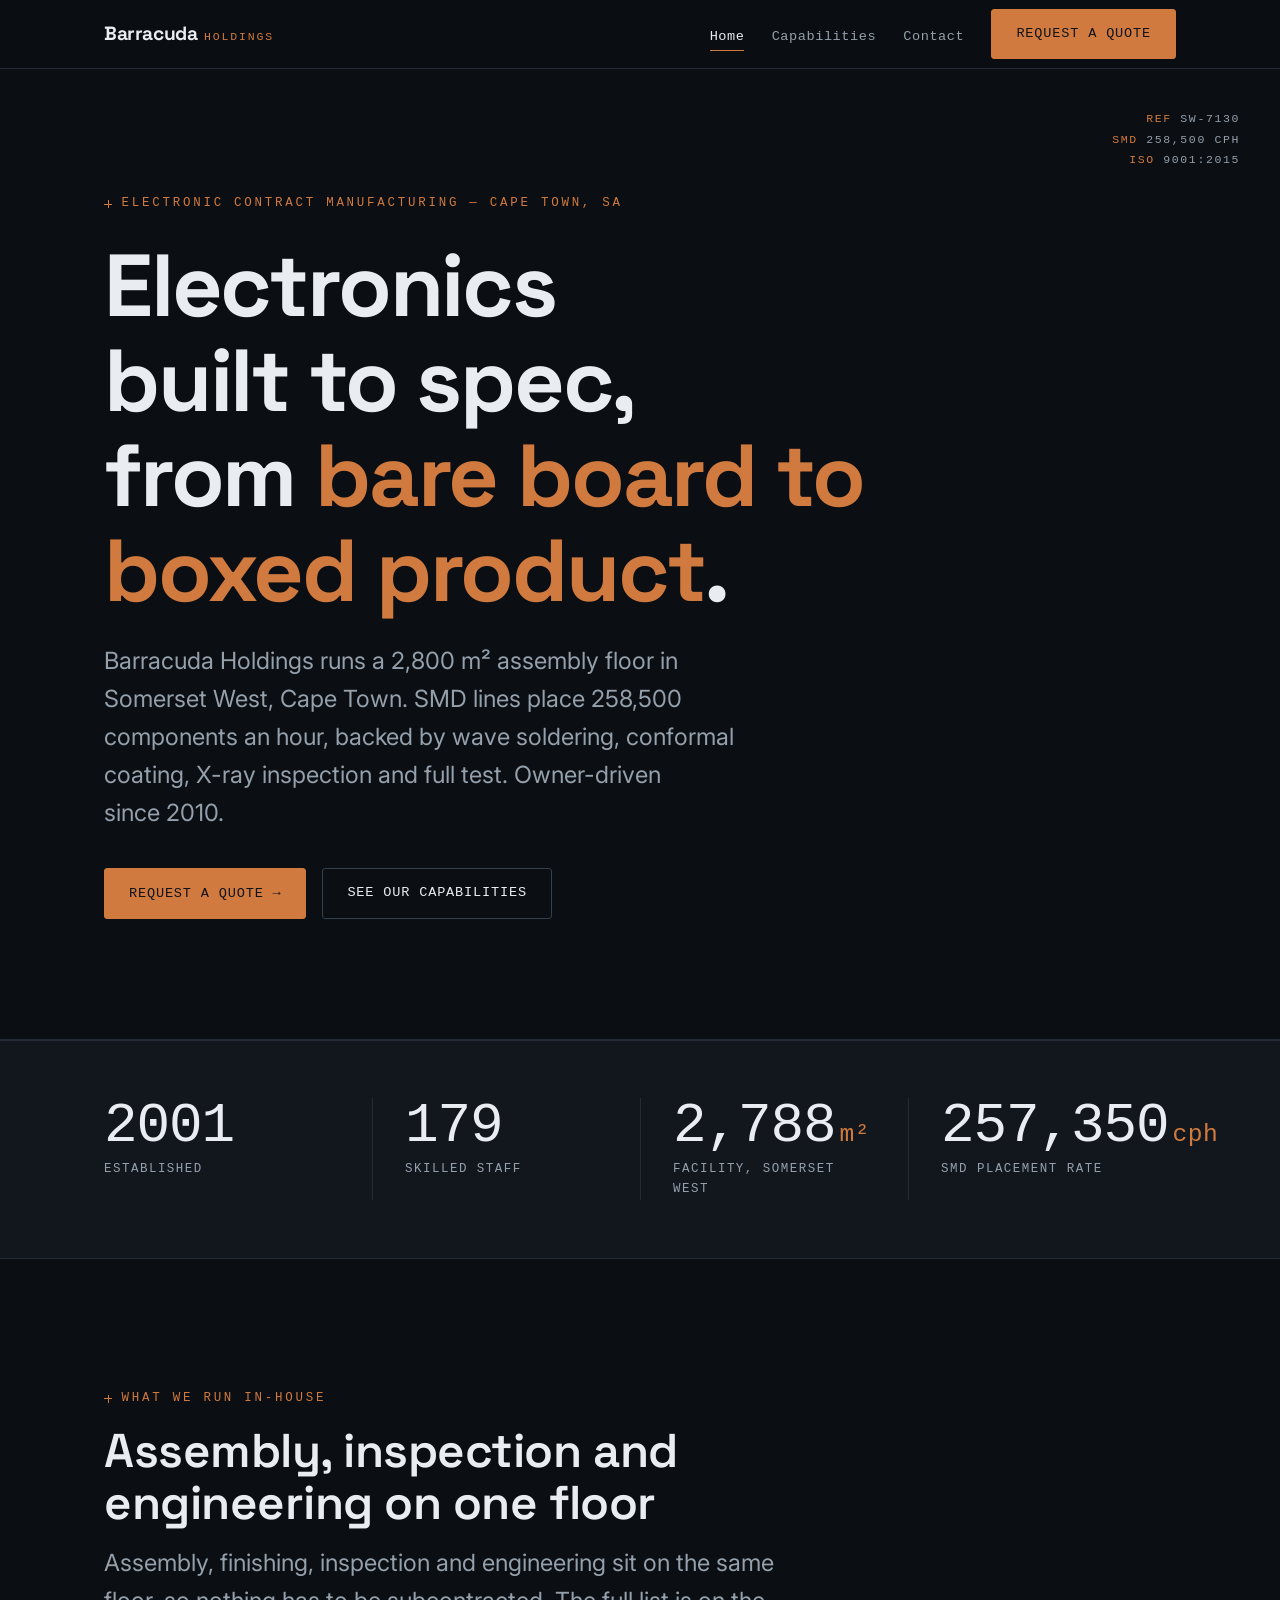
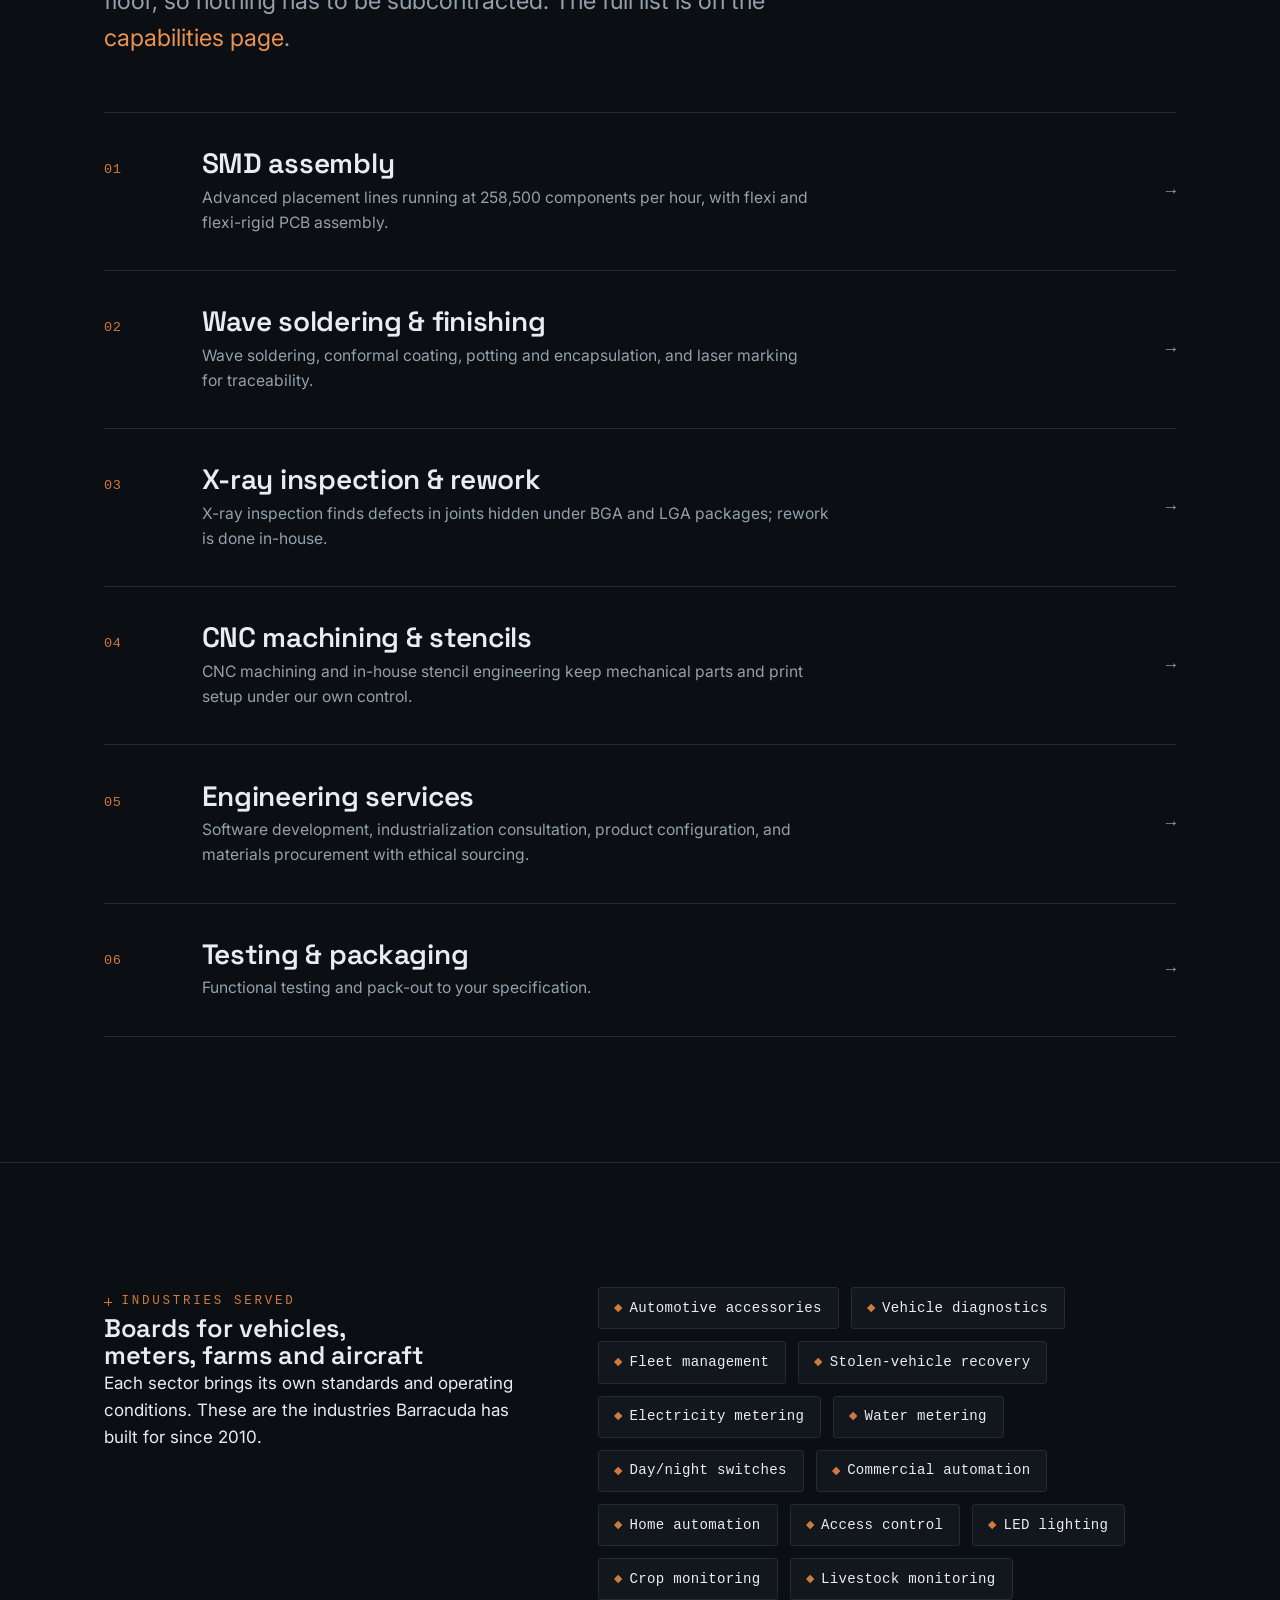
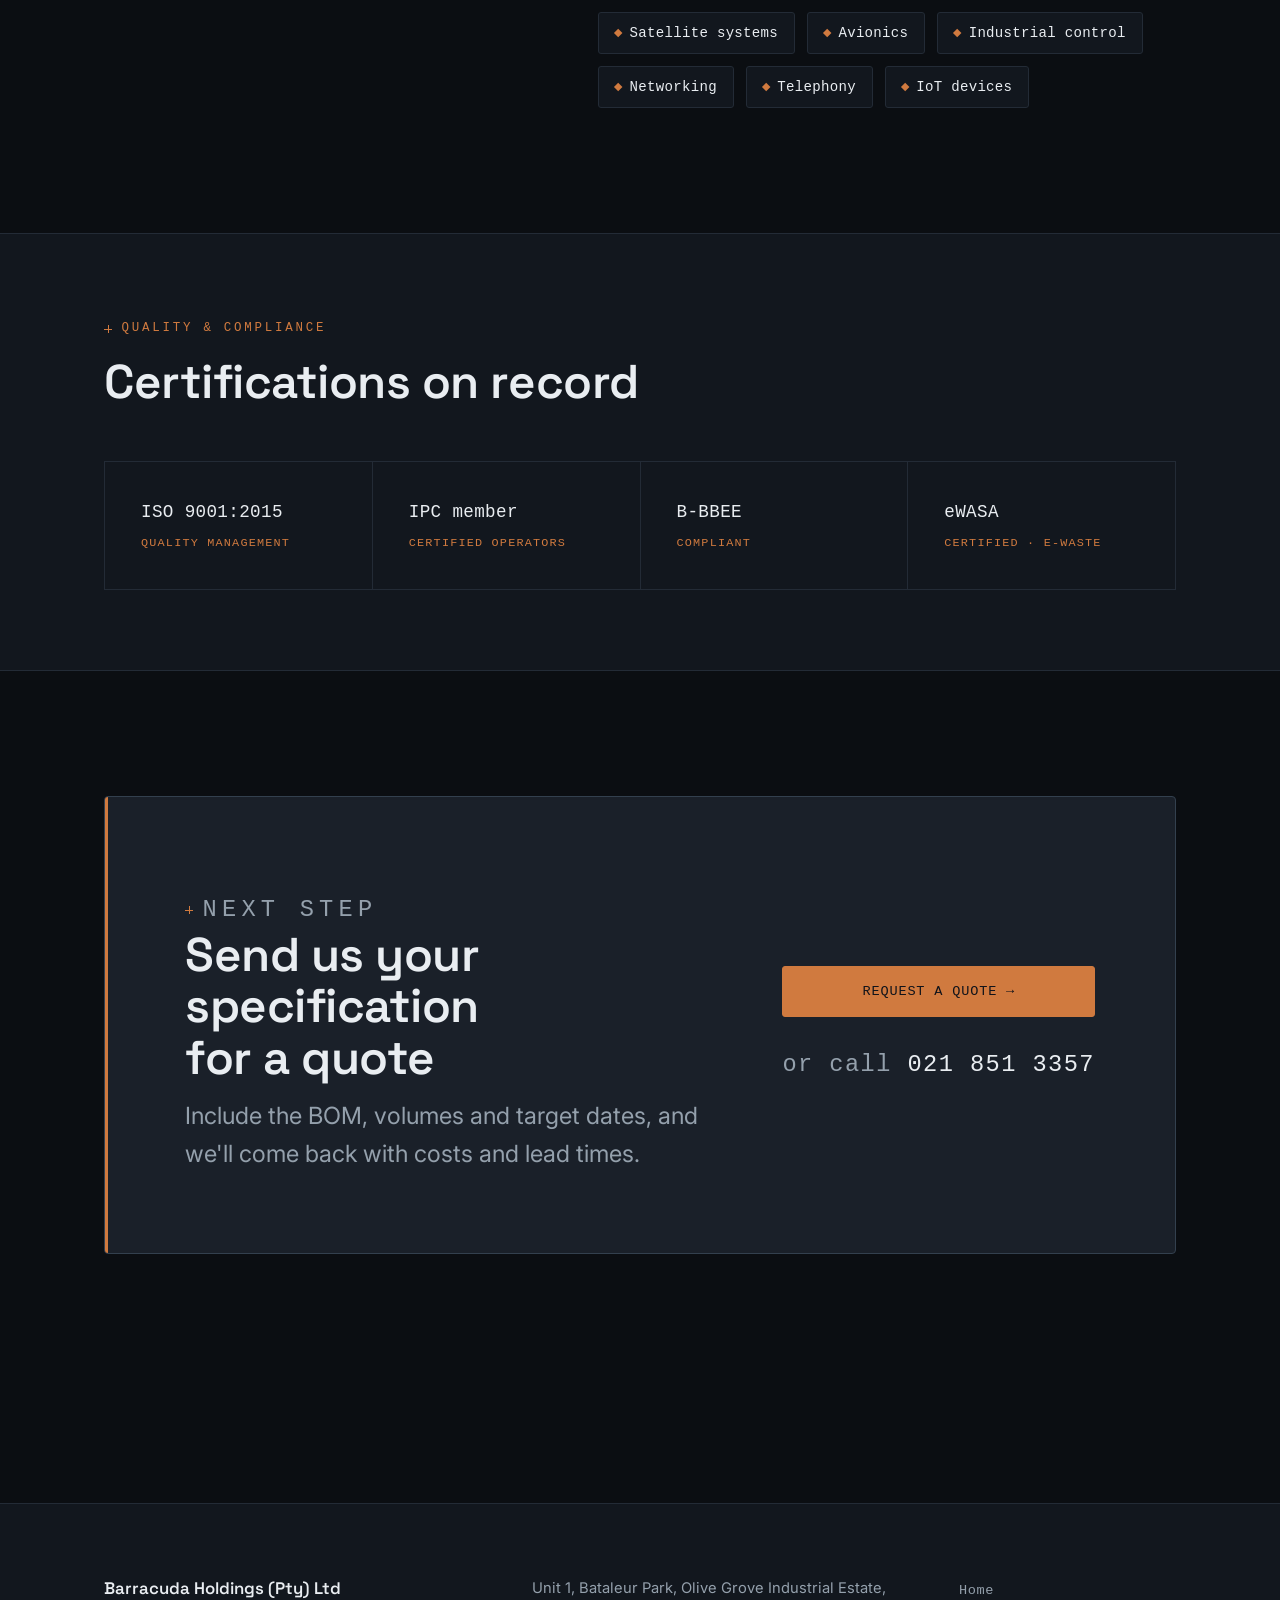
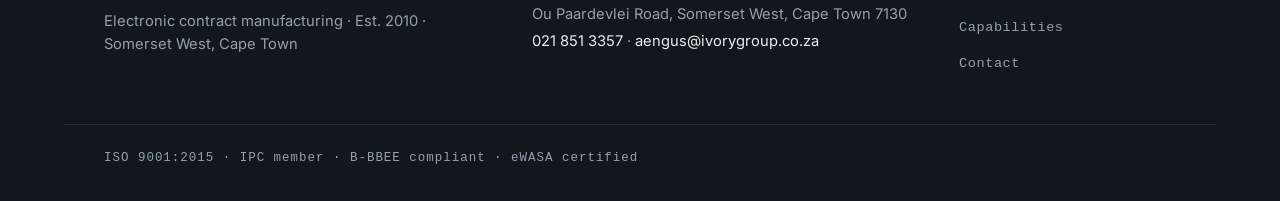
<file: index.html>
<!DOCTYPE html>
<html lang="en">
<head>
  <meta charset="UTF-8">
  <meta name="viewport" content="width=device-width, initial-scale=1.0">
  <title>Barracuda Holdings — Electronic contract manufacturing, Cape Town</title>
  <meta name="description" content="Barracuda Holdings is an owner-driven electronic contract manufacturer in Somerset West, Cape Town. SMD assembly at 258,500 components per hour, wave soldering, conformal coating, X-ray inspection. ISO 9001:2015.">
  <link rel="preconnect" href="https://fonts.googleapis.com">
  <link rel="preconnect" href="https://fonts.gstatic.com" crossorigin>
  <link href="https://fonts.googleapis.com/css2?family=Inter:wght@400;500;600&family=Space+Grotesk:wght@500;600;700&display=swap" rel="stylesheet">
  <link rel="stylesheet" href="css/tokens.css">
  <link rel="stylesheet" href="css/global.css">
  <link rel="stylesheet" href="css/home.css">
  <script src="js/main.js" defer></script>
</head>
<body>
  <a class="skip-link" href="#main">Skip to content</a>

  <header class="site-header" id="top">
    <div class="container header-inner">
      <a class="brand" href="index.html">Barracuda<span class="brand-sub">Holdings</span></a>
      <nav aria-label="Main navigation">
        <button class="nav-toggle" aria-expanded="false" aria-controls="site-nav">Menu</button>
        <ul class="nav-links" id="site-nav">
          <li><a href="index.html" aria-current="page">Home</a></li>
          <li><a href="about.html">Capabilities</a></li>
          <li><a href="contact.html">Contact</a></li>
          <li><a class="btn btn-accent" href="contact.html#quote">Request a quote</a></li>
        </ul>
      </nav>
    </div>
  </header>

  <main id="main">

    <!-- 1. HERO -->
    <section class="hero" aria-labelledby="hero-heading">
      <video class="hero-video" autoplay muted loop playsinline preload="metadata" aria-hidden="true" tabindex="-1">
        <source src="assets/hero-loop.mp4" type="video/mp4">
      </video>

      <!-- Static fallback: PCB-trace motif, finished-looking without the video -->
      <div class="hero-fallback" aria-hidden="true">
        <svg viewBox="0 0 640 480" fill="none" xmlns="http://www.w3.org/2000/svg" role="presentation">
          <g stroke="#D07A3F" stroke-width="1.5" stroke-linecap="round" stroke-linejoin="round" opacity="0.85">
            <path d="M60 90 H210 L250 130 H430" />
            <path d="M60 150 H180 L230 200 H360 L400 160 H600" />
            <path d="M60 220 H150 L200 270 H520" />
            <path d="M60 300 H260 L300 340 H470 L510 300 H600" />
            <path d="M120 380 H340 L380 420 H600" />
            <path d="M250 130 V200" />
            <path d="M360 200 V270" />
            <path d="M470 340 V420" />
          </g>
          <g fill="#E89254">
            <circle cx="60" cy="90" r="4" />
            <circle cx="430" cy="130" r="4" />
            <circle cx="60" cy="150" r="4" />
            <circle cx="600" cy="160" r="4" />
            <circle cx="520" cy="270" r="4" />
            <circle cx="470" cy="340" r="4" />
            <circle cx="600" cy="300" r="4" />
            <circle cx="600" cy="420" r="4" />
          </g>
          <g fill="none" stroke="#33404E" stroke-width="1">
            <rect x="240" y="188" width="140" height="96" rx="2" />
            <rect x="255" y="203" width="110" height="66" rx="1" />
          </g>
          <g fill="#D07A3F">
            <rect x="238" y="210" width="6" height="3" />
            <rect x="238" y="222" width="6" height="3" />
            <rect x="238" y="234" width="6" height="3" />
            <rect x="238" y="246" width="6" height="3" />
            <rect x="376" y="210" width="6" height="3" />
            <rect x="376" y="222" width="6" height="3" />
            <rect x="376" y="234" width="6" height="3" />
            <rect x="376" y="246" width="6" height="3" />
          </g>
        </svg>
      </div>

      <div class="hero-overlay" aria-hidden="true"></div>

      <p class="hero-spec" aria-hidden="true">
        <b>REF</b> SW-7130<br>
        <b>SMD</b> 258,500 cph<br>
        <b>ISO</b> 9001:2015
      </p>

      <div class="container hero-inner">
        <div class="hero-content hero-anim">
          <p class="eyebrow hero-eyebrow">Electronic contract manufacturing — Cape Town, SA</p>
          <h1 id="hero-heading">
            Electronics built to spec,<br>
            from <span class="accent">bare board to boxed product</span>.
          </h1>
          <p class="hero-sub">
            Barracuda Holdings runs a 2,800 m&sup2; assembly floor in Somerset West, Cape Town.
            SMD lines place 258,500 components an hour, backed by wave soldering, conformal
            coating, X-ray inspection and full test. Owner-driven since 2010.
          </p>
          <div class="hero-actions">
            <a class="btn btn-accent" href="contact.html#quote">Request a quote <span class="btn-arrow" aria-hidden="true">&rarr;</span></a>
            <a class="btn btn-ghost" href="about.html">See our capabilities</a>
          </div>
        </div>
      </div>
    </section>

    <!-- 2. STATS STRIP -->
    <section class="stats" aria-label="Company figures">
      <div class="container">
        <div class="stats-grid">
          <div class="stat">
            <span class="stat-value mono"><span class="stat-num" data-count-to="2010">2010</span></span>
            <span class="stat-label">Established</span>
          </div>
          <div class="stat">
            <span class="stat-value mono"><span class="stat-num" data-count-to="180">180</span></span>
            <span class="stat-label">Skilled staff</span>
          </div>
          <div class="stat">
            <span class="stat-value mono"><span class="stat-num" data-count-to="2800" data-count-group="true">2,800</span><span class="stat-unit">m&sup2;</span></span>
            <span class="stat-label">Facility, Somerset West</span>
          </div>
          <div class="stat">
            <span class="stat-value mono"><span class="stat-num" data-count-to="258500" data-count-group="true">258,500</span><span class="stat-unit">cph</span></span>
            <span class="stat-label">SMD placement rate</span>
          </div>
        </div>
      </div>
    </section>

    <!-- 3. CAPABILITIES OVERVIEW -->
    <section class="section" aria-labelledby="cap-heading">
      <div class="container">
        <div class="section-head reveal">
          <p class="eyebrow">What we run in-house</p>
          <h2 id="cap-heading">Assembly, inspection and engineering on one floor</h2>
          <p class="lede">
            Assembly, finishing, inspection and engineering sit on the same floor,
            so nothing has to be subcontracted. The full list is on the
            <a href="about.html">capabilities page</a>.
          </p>
        </div>

        <div class="cap-list">
          <a class="cap-item reveal" href="about.html#grp-assembly">
            <span class="cap-index mono">01</span>
            <span class="cap-body">
              <h3>SMD assembly</h3>
              <p>Advanced placement lines running at 258,500 components per hour, with flexi and flexi-rigid PCB assembly.</p>
            </span>
            <span class="cap-arrow" aria-hidden="true">&rarr;</span>
          </a>
          <a class="cap-item reveal" href="about.html#grp-finishing">
            <span class="cap-index mono">02</span>
            <span class="cap-body">
              <h3>Wave soldering &amp; finishing</h3>
              <p>Wave soldering, conformal coating, potting and encapsulation, and laser marking for traceability.</p>
            </span>
            <span class="cap-arrow" aria-hidden="true">&rarr;</span>
          </a>
          <a class="cap-item reveal" href="about.html#grp-inspection">
            <span class="cap-index mono">03</span>
            <span class="cap-body">
              <h3>X-ray inspection &amp; rework</h3>
              <p>X-ray inspection finds defects in joints hidden under BGA and LGA packages; rework is done in-house.</p>
            </span>
            <span class="cap-arrow" aria-hidden="true">&rarr;</span>
          </a>
          <a class="cap-item reveal" href="about.html#grp-finishing">
            <span class="cap-index mono">04</span>
            <span class="cap-body">
              <h3>CNC machining &amp; stencils</h3>
              <p>CNC machining and in-house stencil engineering keep mechanical parts and print setup under our own control.</p>
            </span>
            <span class="cap-arrow" aria-hidden="true">&rarr;</span>
          </a>
          <a class="cap-item reveal" href="about.html#grp-engineering">
            <span class="cap-index mono">05</span>
            <span class="cap-body">
              <h3>Engineering services</h3>
              <p>Software development, industrialization consultation, product configuration, and materials procurement with ethical sourcing.</p>
            </span>
            <span class="cap-arrow" aria-hidden="true">&rarr;</span>
          </a>
          <a class="cap-item reveal" href="about.html#grp-inspection">
            <span class="cap-index mono">06</span>
            <span class="cap-body">
              <h3>Testing &amp; packaging</h3>
              <p>Functional testing and pack-out to your specification.</p>
            </span>
            <span class="cap-arrow" aria-hidden="true">&rarr;</span>
          </a>
        </div>
      </div>
    </section>

    <hr class="hairline">

    <!-- 4. INDUSTRIES -->
    <section class="section" aria-labelledby="ind-heading">
      <div class="container">
        <div class="industries-layout">
          <div class="industries-lead reveal">
            <p class="eyebrow">Industries served</p>
            <h2 id="ind-heading">Boards for vehicles, meters, farms and aircraft</h2>
            <p class="lede">
              Each sector brings its own standards and operating conditions.
              These are the industries Barracuda has built for since 2010.
            </p>
          </div>

          <ul class="industries-rail reveal" aria-label="Industries served">
            <li class="industry-tag">Automotive accessories</li>
            <li class="industry-tag">Vehicle diagnostics</li>
            <li class="industry-tag">Fleet management</li>
            <li class="industry-tag">Stolen-vehicle recovery</li>
            <li class="industry-tag">Electricity metering</li>
            <li class="industry-tag">Water metering</li>
            <li class="industry-tag">Day/night switches</li>
            <li class="industry-tag">Commercial automation</li>
            <li class="industry-tag">Home automation</li>
            <li class="industry-tag">Access control</li>
            <li class="industry-tag">LED lighting</li>
            <li class="industry-tag">Crop monitoring</li>
            <li class="industry-tag">Livestock monitoring</li>
            <li class="industry-tag">Satellite systems</li>
            <li class="industry-tag">Avionics</li>
            <li class="industry-tag">Industrial control</li>
            <li class="industry-tag">Networking</li>
            <li class="industry-tag">Telephony</li>
            <li class="industry-tag">IoT devices</li>
          </ul>
        </div>
      </div>
    </section>

    <!-- 5. CERTIFICATIONS STRIP -->
    <section class="certs" aria-labelledby="cert-heading">
      <div class="container section--tight">
        <div class="section-head reveal">
          <p class="eyebrow">Quality &amp; compliance</p>
          <h2 id="cert-heading">Certifications on record</h2>
        </div>
        <div class="certs-grid reveal">
          <div class="cert-plate">
            <span class="cert-code mono">ISO 9001:2015</span>
            <span class="cert-desc">Quality management</span>
          </div>
          <div class="cert-plate">
            <span class="cert-code mono">IPC member</span>
            <span class="cert-desc">Certified operators</span>
          </div>
          <div class="cert-plate">
            <span class="cert-code mono">B-BBEE</span>
            <span class="cert-desc">Compliant</span>
          </div>
          <div class="cert-plate">
            <span class="cert-code mono">eWASA</span>
            <span class="cert-desc">Certified &middot; e-waste</span>
          </div>
        </div>
      </div>
    </section>

    <!-- 6. CTA BAND -->
    <section class="section" aria-labelledby="cta-heading">
      <div class="container">
        <div class="cta-band reveal">
          <div>
            <p class="eyebrow">Next step</p>
            <h2 id="cta-heading">Send us your specification for a quote</h2>
            <p>
              Include the BOM, volumes and target dates, and we'll come back with
              costs and lead times.
            </p>
          </div>
          <div class="cta-actions">
            <a class="btn btn-accent" href="contact.html#quote">Request a quote <span class="btn-arrow" aria-hidden="true">&rarr;</span></a>
            <p class="cta-callnote">or call <a href="tel:+27218513357">021 851 3357</a></p>
          </div>
        </div>
      </div>
    </section>

  </main>

  <footer class="site-footer">
    <div class="container footer-grid">
      <div>
        <p class="footer-brand">Barracuda Holdings (Pty) Ltd</p>
        <p class="footer-muted">Electronic contract manufacturing · Est. 2010 · Somerset West, Cape Town</p>
      </div>
      <address>
        Unit 1, Bataleur Park, Olive Grove Industrial Estate,<br>
        Ou Paardevlei Road, Somerset West, Cape Town 7130<br>
        <a href="tel:+27218513357">021 851 3357</a> · <a href="mailto:aengus@ivorygroup.co.za">aengus@ivorygroup.co.za</a>
      </address>
      <ul class="footer-links">
        <li><a href="index.html">Home</a></li>
        <li><a href="about.html">Capabilities</a></li>
        <li><a href="contact.html">Contact</a></li>
      </ul>
    </div>
    <div class="container footer-meta">
      <p>ISO 9001:2015 · IPC member · B-BBEE compliant · eWASA certified</p>
    </div>
  </footer>

</body>
</html>
</file>
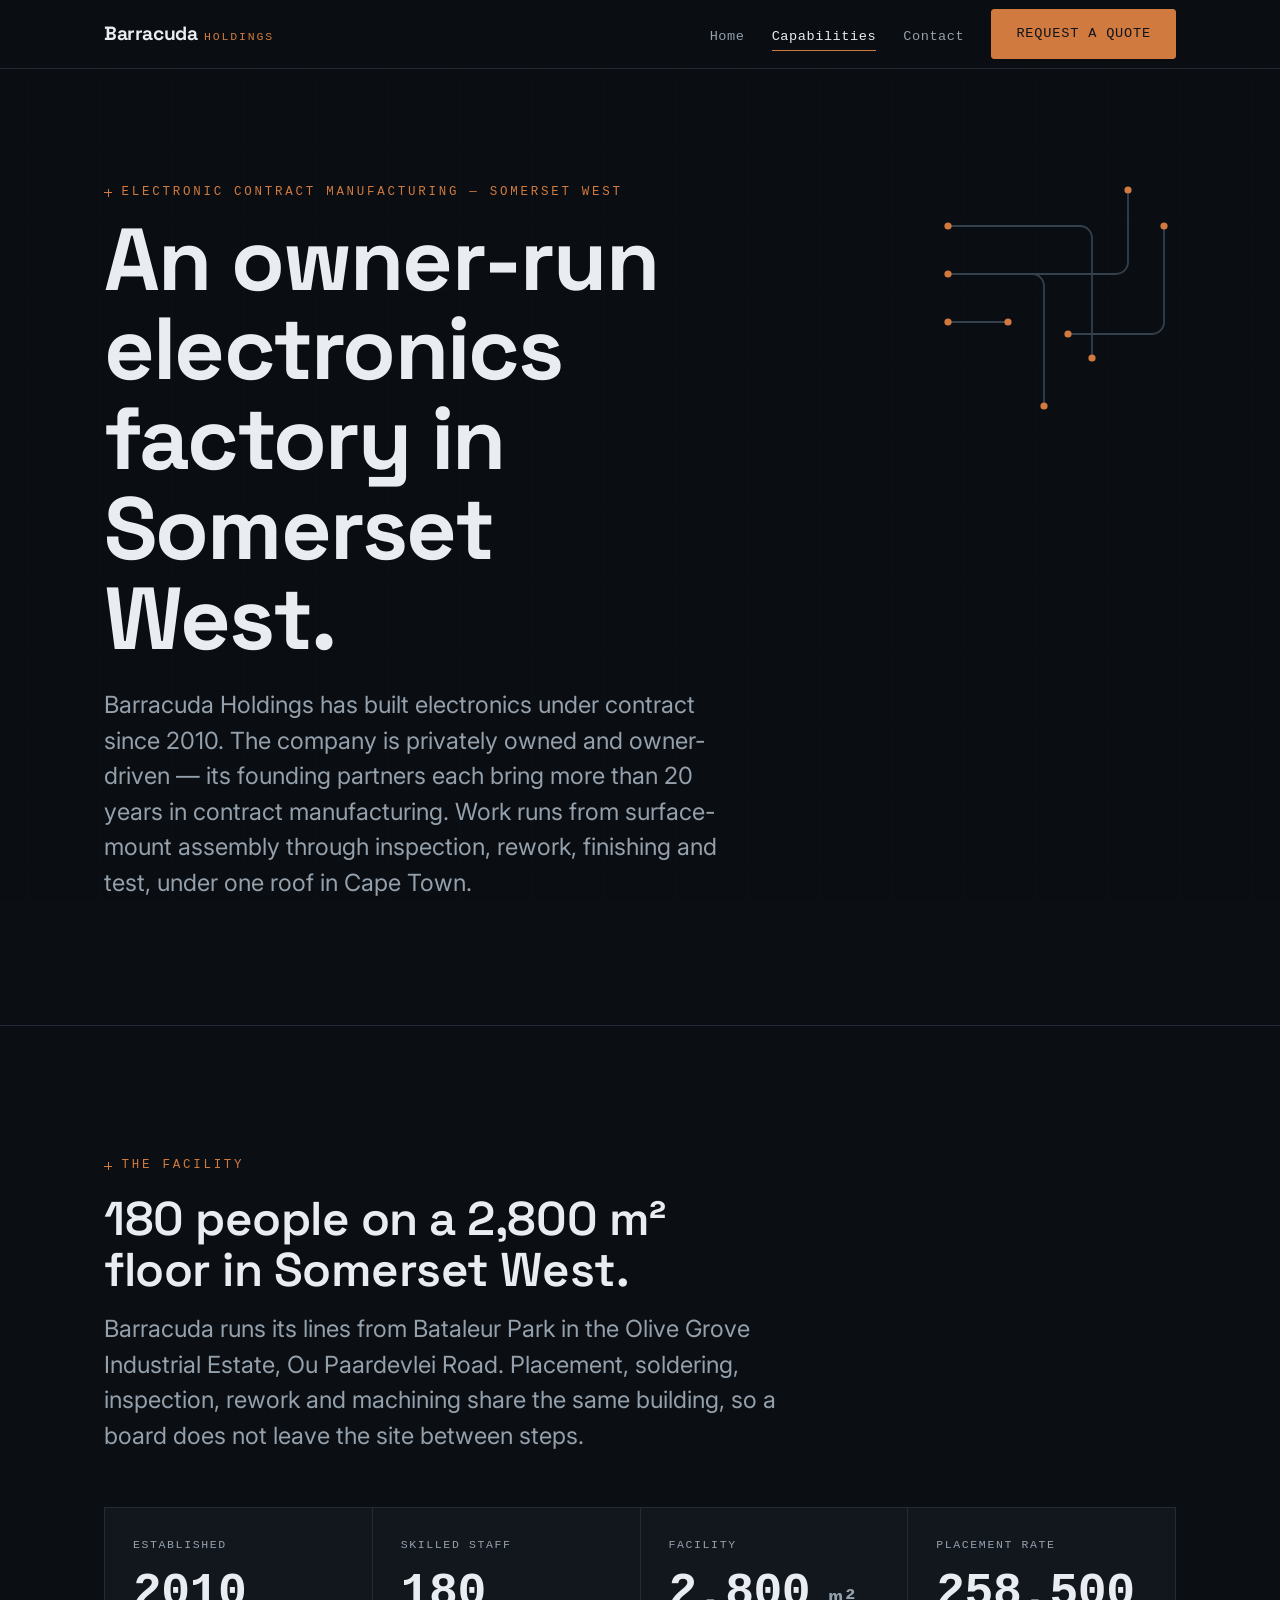
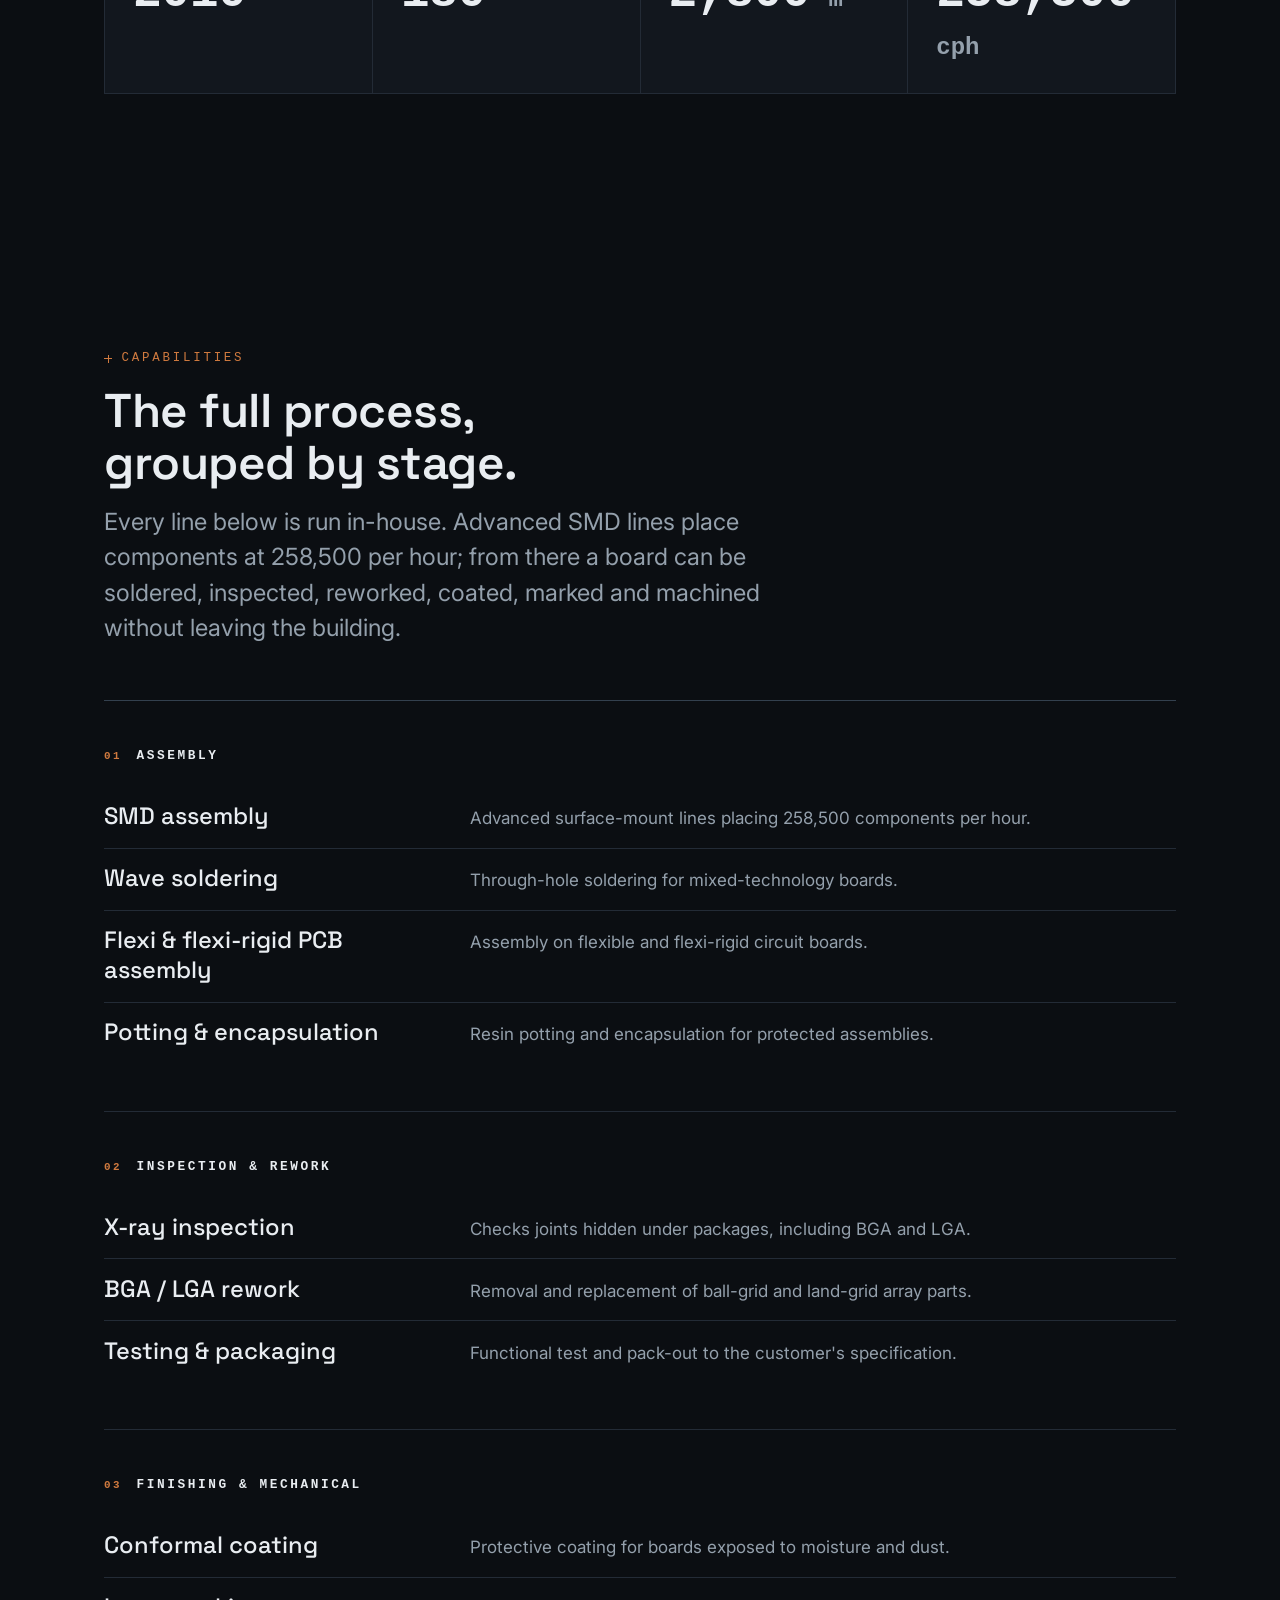
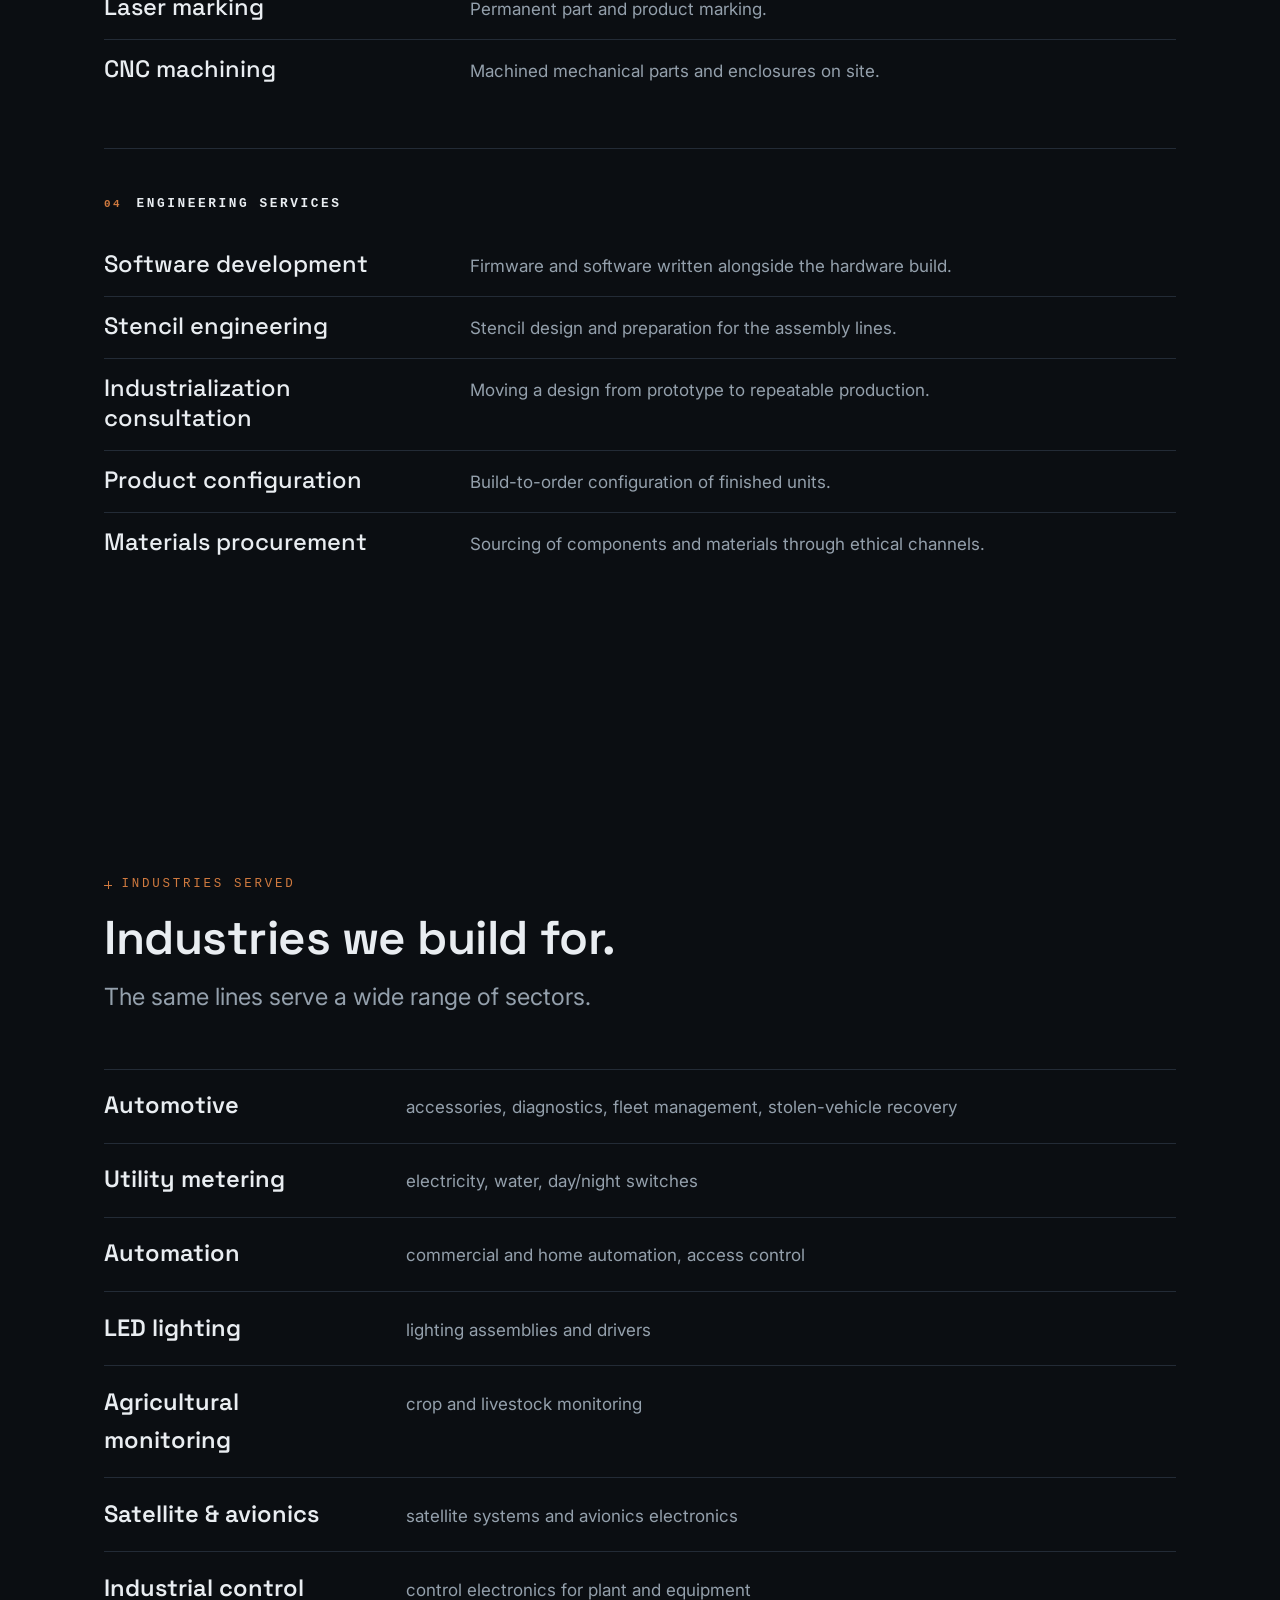
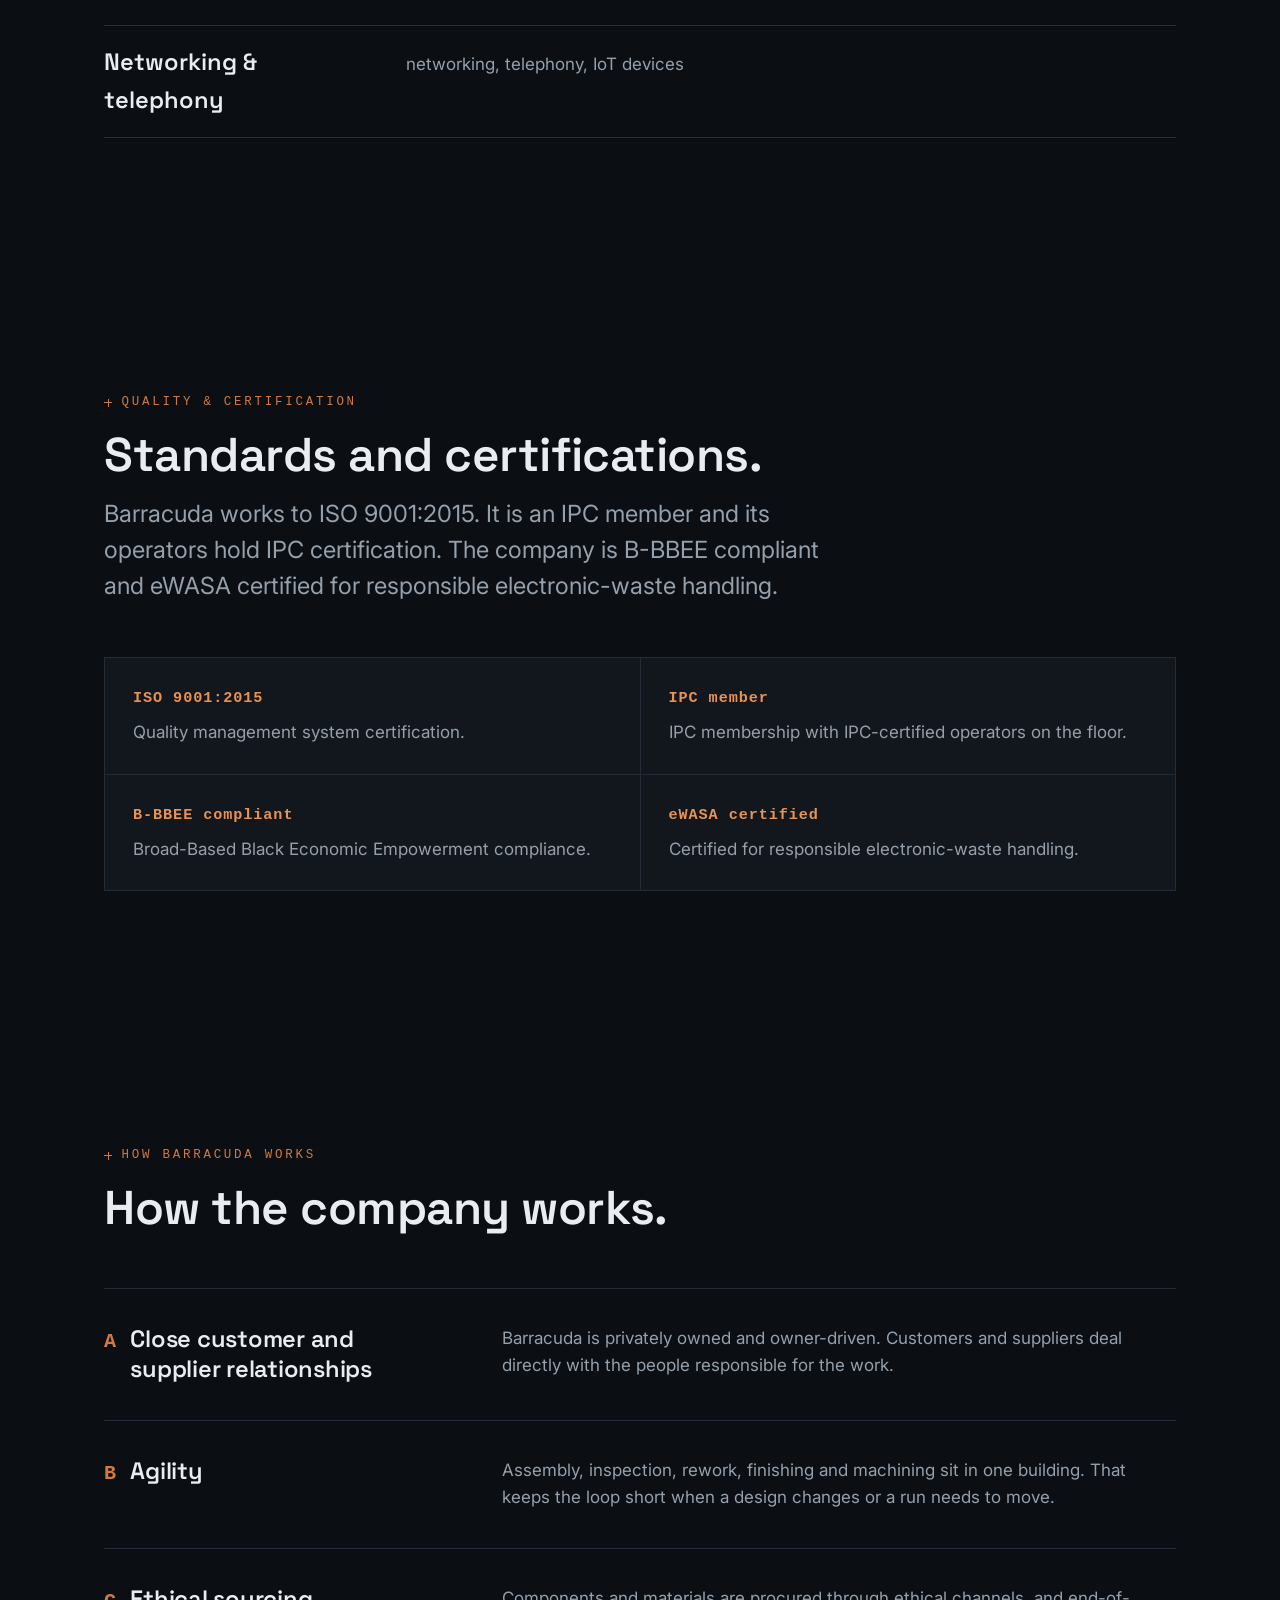
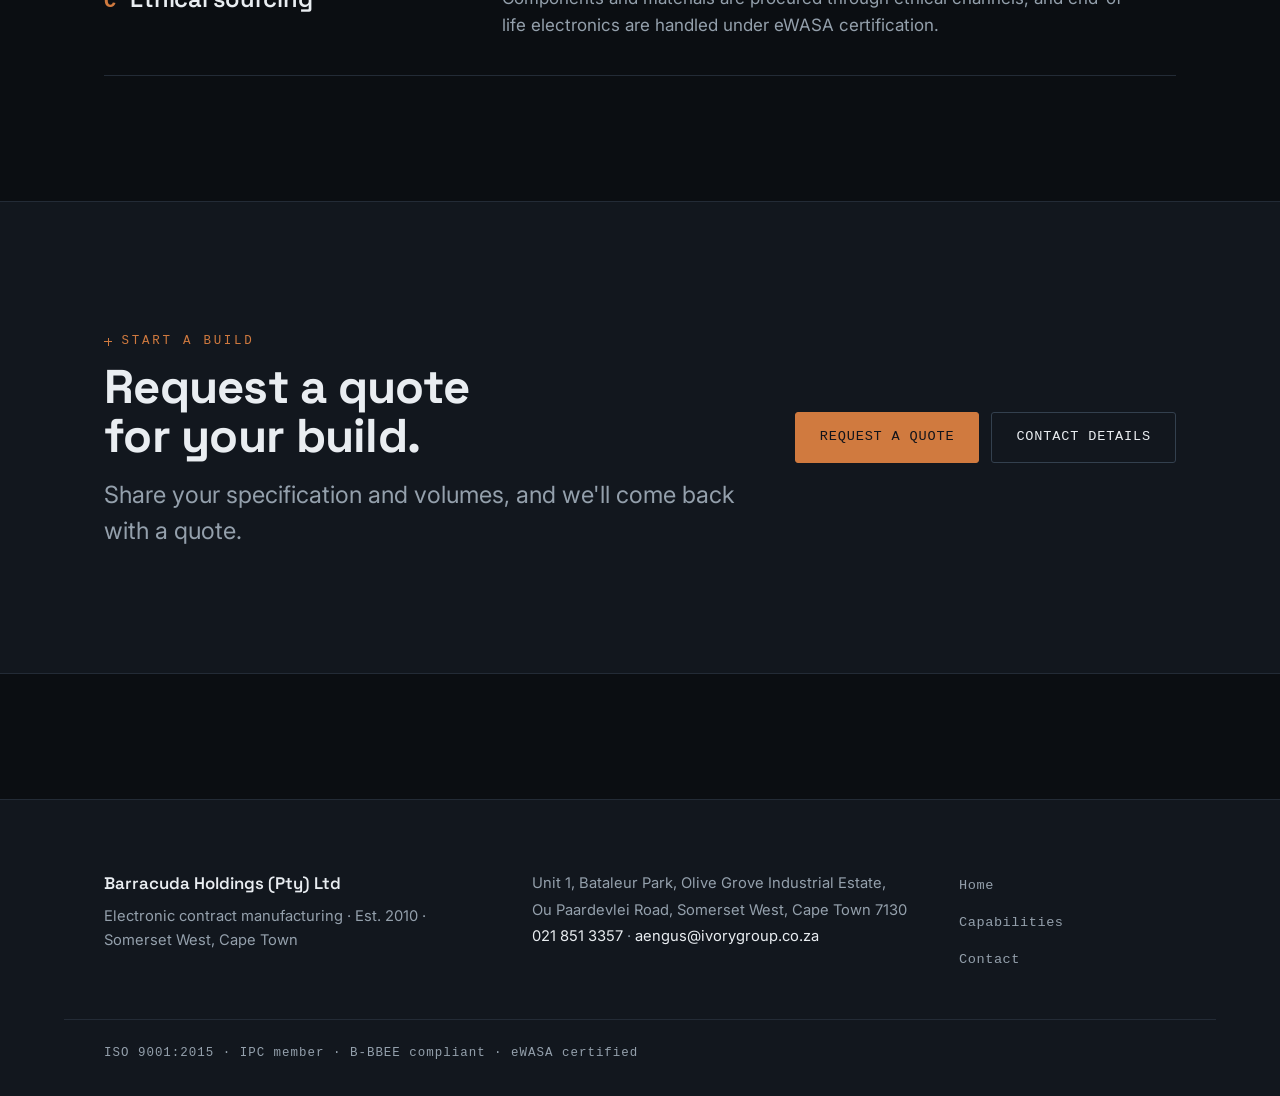
<file: about.html>
<!DOCTYPE html>
<html lang="en">
<head>
  <meta charset="UTF-8">
  <meta name="viewport" content="width=device-width, initial-scale=1.0">
  <title>Capabilities — Barracuda Holdings</title>
  <meta name="description" content="Barracuda Holdings is an owner-driven electronic contract manufacturer in Somerset West, Cape Town. SMD assembly, wave soldering, conformal coating, BGA/LGA rework, X-ray inspection, CNC machining and engineering services under ISO 9001:2015.">
  <link rel="preconnect" href="https://fonts.googleapis.com">
  <link rel="preconnect" href="https://fonts.gstatic.com" crossorigin>
  <link href="https://fonts.googleapis.com/css2?family=Inter:wght@400;500;600&family=Space+Grotesk:wght@500;600;700&display=swap" rel="stylesheet">
  <link rel="stylesheet" href="css/tokens.css">
  <link rel="stylesheet" href="css/global.css">
  <link rel="stylesheet" href="css/inner.css">
  <script src="js/main.js" defer></script>
</head>
<body>
  <a class="skip-link" href="#main">Skip to content</a>

  <header class="site-header" id="top">
    <div class="container header-inner">
      <a class="brand" href="index.html">Barracuda<span class="brand-sub">Holdings</span></a>
      <nav aria-label="Main navigation">
        <button class="nav-toggle" aria-expanded="false" aria-controls="site-nav">Menu</button>
        <ul class="nav-links" id="site-nav">
          <li><a href="index.html">Home</a></li>
          <li><a href="about.html" aria-current="page">Capabilities</a></li>
          <li><a href="contact.html">Contact</a></li>
          <li><a class="btn btn-accent" href="contact.html#quote">Request a quote</a></li>
        </ul>
      </nav>
    </div>
  </header>

  <main id="main">

    <!-- ============ PAGE HERO / STORY ============ -->
    <section class="section inner-hero reveal" aria-labelledby="page-title">
      <div class="container inner-hero-grid">
        <div class="inner-hero-copy">
          <p class="eyebrow">Electronic contract manufacturing — Somerset West</p>
          <h1 id="page-title" class="inner-hero-title">An owner-run electronics factory in Somerset West.</h1>
          <p class="inner-hero-lede">
            Barracuda Holdings has built electronics under contract since 2010. The company is
            privately owned and owner-driven — its founding partners each bring more than 20 years
            in contract manufacturing. Work runs from surface-mount assembly through inspection,
            rework, finishing and test, under one roof in Cape Town.
          </p>
        </div>
        <aside class="inner-hero-side" aria-hidden="true">
          <svg class="trace-motif" viewBox="0 0 200 200" role="presentation" focusable="false">
            <g fill="none" stroke="currentColor" stroke-width="1.5">
              <path d="M10 40 H120 a10 10 0 0 1 10 10 V150"></path>
              <path d="M10 80 H80 a10 10 0 0 1 10 10 V190"></path>
              <path d="M10 120 H60"></path>
              <path d="M160 10 V70 a10 10 0 0 1 -10 10 H70"></path>
              <path d="M190 40 V120 a10 10 0 0 1 -10 10 H110"></path>
            </g>
            <g fill="currentColor">
              <circle cx="10" cy="40" r="3"></circle>
              <circle cx="10" cy="80" r="3"></circle>
              <circle cx="10" cy="120" r="3"></circle>
              <circle cx="60" cy="120" r="3"></circle>
              <circle cx="130" cy="150" r="3"></circle>
              <circle cx="90" cy="190" r="3"></circle>
              <circle cx="160" cy="10" r="3"></circle>
              <circle cx="190" cy="40" r="3"></circle>
              <circle cx="110" cy="130" r="3"></circle>
            </g>
          </svg>
        </aside>
      </div>
    </section>

    <!-- ============ FACILITY & TEAM ============ -->
    <section class="section reveal" aria-labelledby="facility-title">
      <div class="container">
        <div class="section-head">
          <p class="eyebrow">The facility</p>
          <h2 id="facility-title">180 people on a 2,800 m² floor in Somerset West.</h2>
          <p class="section-lede">
            Barracuda runs its lines from Bataleur Park in the Olive Grove Industrial Estate,
            Ou Paardevlei Road. Placement, soldering, inspection, rework and machining share the
            same building, so a board does not leave the site between steps.
          </p>
        </div>

        <dl class="stat-row">
          <div class="stat">
            <dt class="stat-label">Established</dt>
            <dd class="stat-value">2010</dd>
          </div>
          <div class="stat">
            <dt class="stat-label">Skilled staff</dt>
            <dd class="stat-value">180</dd>
          </div>
          <div class="stat">
            <dt class="stat-label">Facility</dt>
            <dd class="stat-value">2,800<span class="stat-unit"> m²</span></dd>
          </div>
          <div class="stat">
            <dt class="stat-label">Placement rate</dt>
            <dd class="stat-value">258,500<span class="stat-unit"> cph</span></dd>
          </div>
        </dl>
      </div>
    </section>

    <!-- ============ FULL CAPABILITIES SPEC SHEET ============ -->
    <section class="section reveal" aria-labelledby="capabilities-title">
      <div class="container">
        <div class="section-head">
          <p class="eyebrow">Capabilities</p>
          <h2 id="capabilities-title">The full process, grouped by stage.</h2>
          <p class="section-lede">
            Every line below is run in-house. Advanced SMD lines place components at
            258,500 per hour; from there a board can be soldered, inspected, reworked, coated,
            marked and machined without leaving the building.
          </p>
        </div>

        <div class="spec-sheet">

          <section class="spec-group" aria-labelledby="grp-assembly">
            <h3 class="spec-group-label" id="grp-assembly"><span class="spec-group-index">01</span> Assembly</h3>
            <ul class="spec-list">
              <li class="spec-item">
                <span class="spec-name">SMD assembly</span>
                <span class="spec-note">Advanced surface-mount lines placing 258,500 components per hour.</span>
              </li>
              <li class="spec-item">
                <span class="spec-name">Wave soldering</span>
                <span class="spec-note">Through-hole soldering for mixed-technology boards.</span>
              </li>
              <li class="spec-item">
                <span class="spec-name">Flexi &amp; flexi-rigid PCB assembly</span>
                <span class="spec-note">Assembly on flexible and flexi-rigid circuit boards.</span>
              </li>
              <li class="spec-item">
                <span class="spec-name">Potting &amp; encapsulation</span>
                <span class="spec-note">Resin potting and encapsulation for protected assemblies.</span>
              </li>
            </ul>
          </section>

          <div class="hairline" role="presentation"></div>

          <section class="spec-group" aria-labelledby="grp-inspection">
            <h3 class="spec-group-label" id="grp-inspection"><span class="spec-group-index">02</span> Inspection &amp; rework</h3>
            <ul class="spec-list">
              <li class="spec-item">
                <span class="spec-name">X-ray inspection</span>
                <span class="spec-note">Checks joints hidden under packages, including BGA and LGA.</span>
              </li>
              <li class="spec-item">
                <span class="spec-name">BGA / LGA rework</span>
                <span class="spec-note">Removal and replacement of ball-grid and land-grid array parts.</span>
              </li>
              <li class="spec-item">
                <span class="spec-name">Testing &amp; packaging</span>
                <span class="spec-note">Functional test and pack-out to the customer's specification.</span>
              </li>
            </ul>
          </section>

          <div class="hairline" role="presentation"></div>

          <section class="spec-group" aria-labelledby="grp-finishing">
            <h3 class="spec-group-label" id="grp-finishing"><span class="spec-group-index">03</span> Finishing &amp; mechanical</h3>
            <ul class="spec-list">
              <li class="spec-item">
                <span class="spec-name">Conformal coating</span>
                <span class="spec-note">Protective coating for boards exposed to moisture and dust.</span>
              </li>
              <li class="spec-item">
                <span class="spec-name">Laser marking</span>
                <span class="spec-note">Permanent part and product marking.</span>
              </li>
              <li class="spec-item">
                <span class="spec-name">CNC machining</span>
                <span class="spec-note">Machined mechanical parts and enclosures on site.</span>
              </li>
            </ul>
          </section>

          <div class="hairline" role="presentation"></div>

          <section class="spec-group" aria-labelledby="grp-engineering">
            <h3 class="spec-group-label" id="grp-engineering"><span class="spec-group-index">04</span> Engineering services</h3>
            <ul class="spec-list">
              <li class="spec-item">
                <span class="spec-name">Software development</span>
                <span class="spec-note">Firmware and software written alongside the hardware build.</span>
              </li>
              <li class="spec-item">
                <span class="spec-name">Stencil engineering</span>
                <span class="spec-note">Stencil design and preparation for the assembly lines.</span>
              </li>
              <li class="spec-item">
                <span class="spec-name">Industrialization consultation</span>
                <span class="spec-note">Moving a design from prototype to repeatable production.</span>
              </li>
              <li class="spec-item">
                <span class="spec-name">Product configuration</span>
                <span class="spec-note">Build-to-order configuration of finished units.</span>
              </li>
              <li class="spec-item">
                <span class="spec-name">Materials procurement</span>
                <span class="spec-note">Sourcing of components and materials through ethical channels.</span>
              </li>
            </ul>
          </section>

        </div>
      </div>
    </section>

    <!-- ============ INDUSTRIES ============ -->
    <section class="section reveal" aria-labelledby="industries-title">
      <div class="container">
        <div class="section-head">
          <p class="eyebrow">Industries served</p>
          <h2 id="industries-title">Industries we build for.</h2>
          <p class="section-lede">
            The same lines serve a wide range of sectors.
          </p>
        </div>
        <ul class="industry-list">
          <li><span class="industry-name">Automotive</span><span class="industry-detail">accessories, diagnostics, fleet management, stolen-vehicle recovery</span></li>
          <li><span class="industry-name">Utility metering</span><span class="industry-detail">electricity, water, day/night switches</span></li>
          <li><span class="industry-name">Automation</span><span class="industry-detail">commercial and home automation, access control</span></li>
          <li><span class="industry-name">LED lighting</span><span class="industry-detail">lighting assemblies and drivers</span></li>
          <li><span class="industry-name">Agricultural monitoring</span><span class="industry-detail">crop and livestock monitoring</span></li>
          <li><span class="industry-name">Satellite &amp; avionics</span><span class="industry-detail">satellite systems and avionics electronics</span></li>
          <li><span class="industry-name">Industrial control</span><span class="industry-detail">control electronics for plant and equipment</span></li>
          <li><span class="industry-name">Networking &amp; telephony</span><span class="industry-detail">networking, telephony, IoT devices</span></li>
        </ul>
      </div>
    </section>

    <!-- ============ QUALITY & CERTIFICATIONS ============ -->
    <section class="section reveal" aria-labelledby="quality-title">
      <div class="container">
        <div class="section-head">
          <p class="eyebrow">Quality &amp; certification</p>
          <h2 id="quality-title">Standards and certifications.</h2>
          <p class="section-lede">
            Barracuda works to ISO 9001:2015. It is an IPC member and its operators hold IPC
            certification. The company is B-BBEE compliant and eWASA certified for responsible
            electronic-waste handling.
          </p>
        </div>
        <dl class="cert-grid">
          <div class="cert-card">
            <dt class="cert-name">ISO 9001:2015</dt>
            <dd class="cert-desc">Quality management system certification.</dd>
          </div>
          <div class="cert-card">
            <dt class="cert-name">IPC member</dt>
            <dd class="cert-desc">IPC membership with IPC-certified operators on the floor.</dd>
          </div>
          <div class="cert-card">
            <dt class="cert-name">B-BBEE compliant</dt>
            <dd class="cert-desc">Broad-Based Black Economic Empowerment compliance.</dd>
          </div>
          <div class="cert-card">
            <dt class="cert-name">eWASA certified</dt>
            <dd class="cert-desc">Certified for responsible electronic-waste handling.</dd>
          </div>
        </dl>
      </div>
    </section>

    <!-- ============ VALUES ============ -->
    <section class="section reveal" aria-labelledby="values-title">
      <div class="container">
        <div class="section-head">
          <p class="eyebrow">How Barracuda works</p>
          <h2 id="values-title">How the company works.</h2>
        </div>
        <div class="values-list">
          <article class="value-item">
            <h3 class="value-title"><span class="value-index">A</span> Close customer and supplier relationships</h3>
            <p class="value-body">
              Barracuda is privately owned and owner-driven. Customers and suppliers
              deal directly with the people responsible for the work.
            </p>
          </article>
          <article class="value-item">
            <h3 class="value-title"><span class="value-index">B</span> Agility</h3>
            <p class="value-body">
              Assembly, inspection, rework, finishing and machining sit in one building. That keeps
              the loop short when a design changes or a run needs to move.
            </p>
          </article>
          <article class="value-item">
            <h3 class="value-title"><span class="value-index">C</span> Ethical sourcing</h3>
            <p class="value-body">
              Components and materials are procured through ethical channels, and end-of-life
              electronics are handled under eWASA certification.
            </p>
          </article>
        </div>
      </div>
    </section>

    <!-- ============ CTA ============ -->
    <section class="section cta-band reveal" aria-labelledby="cta-title">
      <div class="container cta-inner">
        <div>
          <p class="eyebrow">Start a build</p>
          <h2 id="cta-title" class="cta-title">Request a quote for your build.</h2>
          <p class="cta-lede">Share your specification and volumes, and we'll come back with a quote.</p>
        </div>
        <div class="cta-actions">
          <a class="btn btn-accent" href="contact.html#quote">Request a quote</a>
          <a class="btn btn-ghost" href="contact.html">Contact details</a>
        </div>
      </div>
    </section>

  </main>

  <footer class="site-footer">
    <div class="container footer-grid">
      <div>
        <p class="footer-brand">Barracuda Holdings (Pty) Ltd</p>
        <p class="footer-muted">Electronic contract manufacturing · Est. 2010 · Somerset West, Cape Town</p>
      </div>
      <address>
        Unit 1, Bataleur Park, Olive Grove Industrial Estate,<br>
        Ou Paardevlei Road, Somerset West, Cape Town 7130<br>
        <a href="tel:+27218513357">021 851 3357</a> · <a href="mailto:aengus@ivorygroup.co.za">aengus@ivorygroup.co.za</a>
      </address>
      <ul class="footer-links">
        <li><a href="index.html">Home</a></li>
        <li><a href="about.html">Capabilities</a></li>
        <li><a href="contact.html">Contact</a></li>
      </ul>
    </div>
    <div class="container footer-meta">
      <p>ISO 9001:2015 · IPC member · B-BBEE compliant · eWASA certified</p>
    </div>
  </footer>

</body>
</html>
</file>
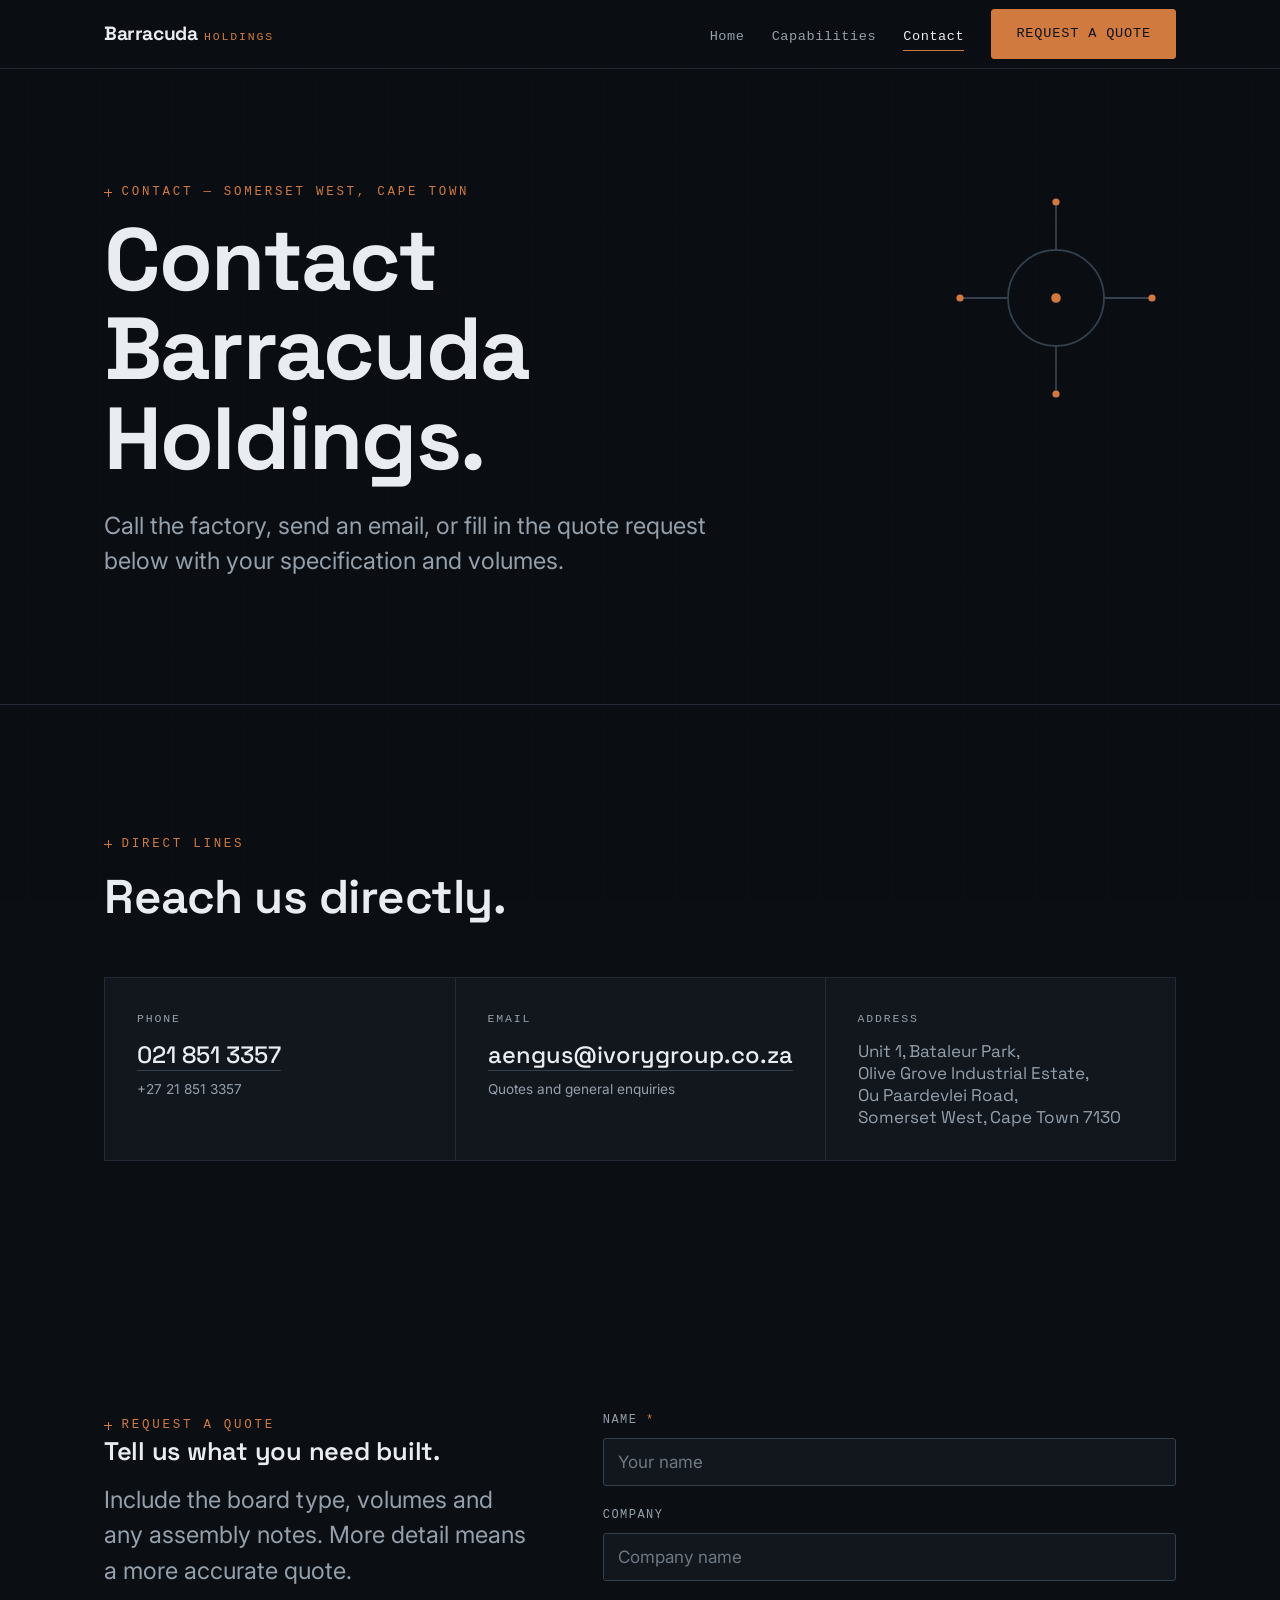
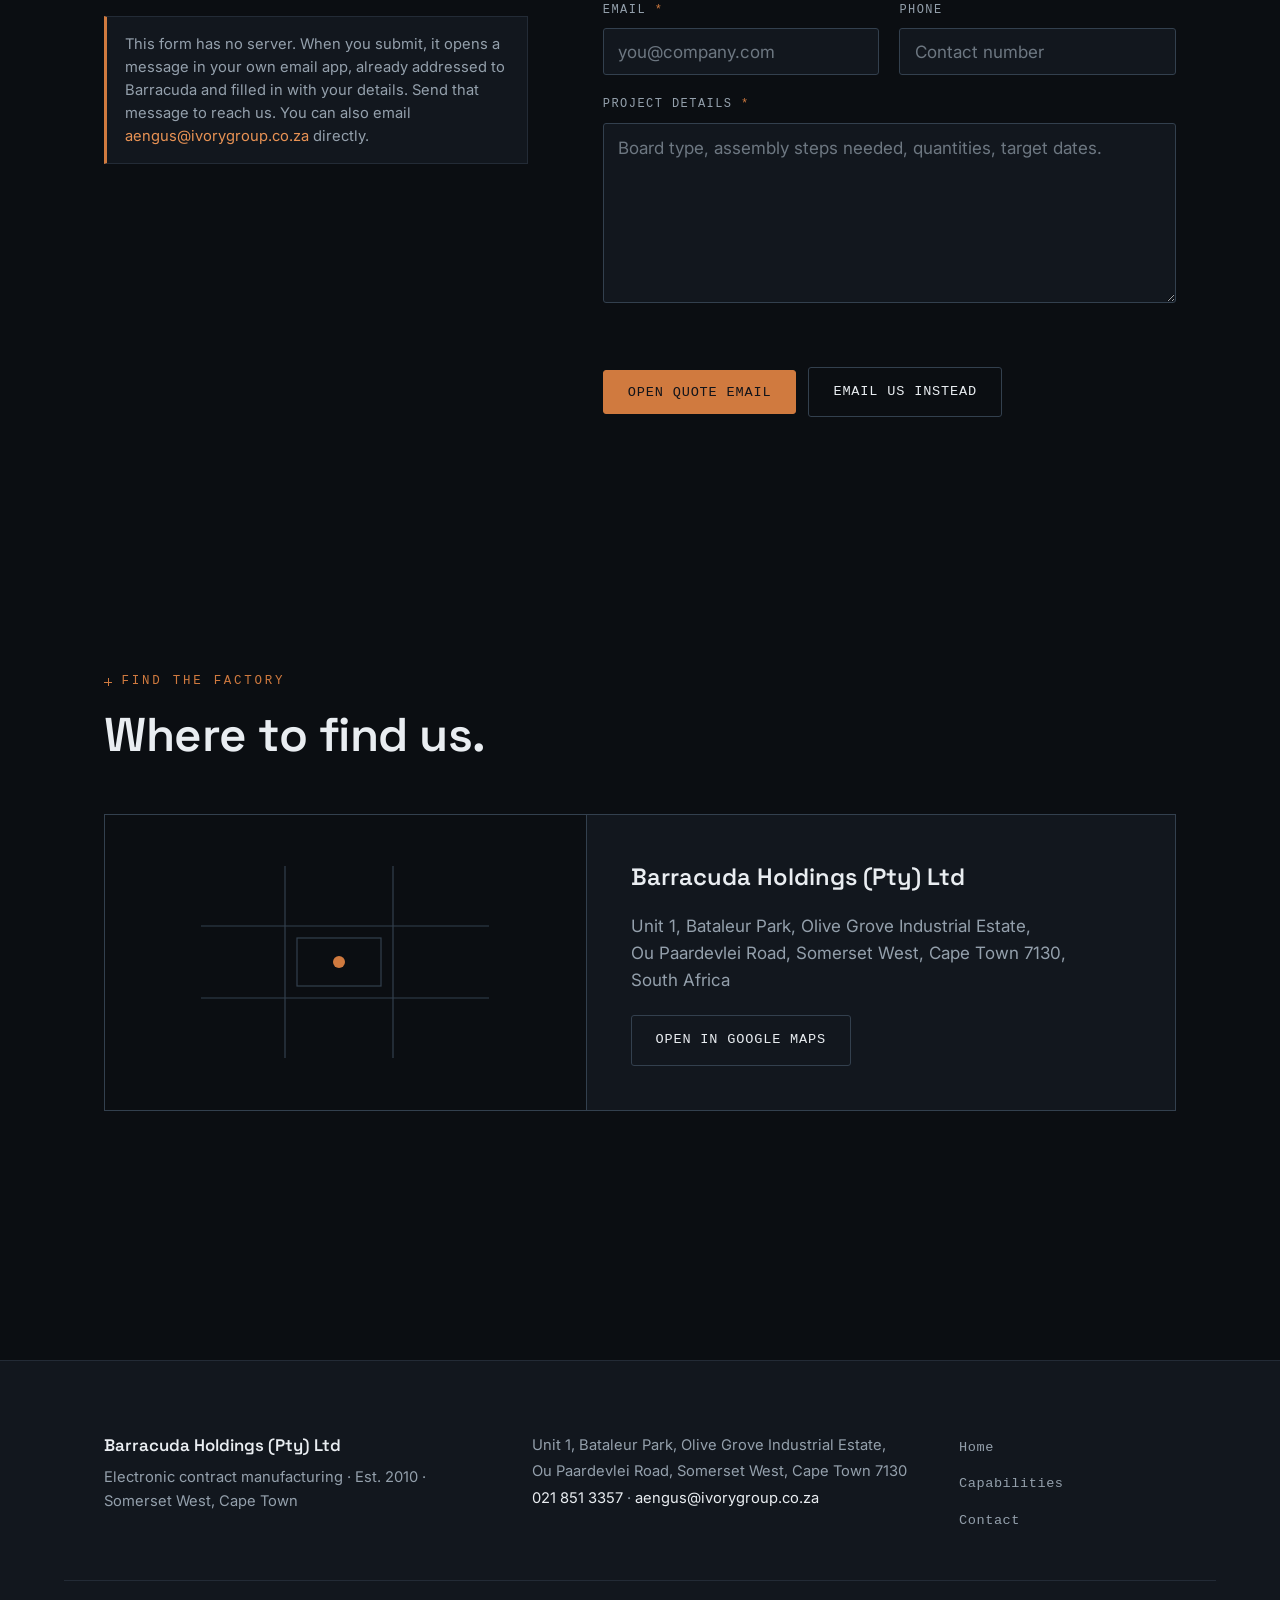
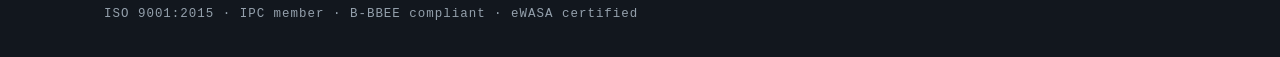
<file: contact.html>
<!DOCTYPE html>
<html lang="en">
<head>
  <meta charset="UTF-8">
  <meta name="viewport" content="width=device-width, initial-scale=1.0">
  <title>Contact — Barracuda Holdings</title>
  <meta name="description" content="Contact Barracuda Holdings in Somerset West, Cape Town. Call 021 851 3357 or email aengus@ivorygroup.co.za, or send a quote request for your electronics build.">
  <link rel="preconnect" href="https://fonts.googleapis.com">
  <link rel="preconnect" href="https://fonts.gstatic.com" crossorigin>
  <link href="https://fonts.googleapis.com/css2?family=Inter:wght@400;500;600&family=Space+Grotesk:wght@500;600;700&display=swap" rel="stylesheet">
  <link rel="stylesheet" href="css/tokens.css">
  <link rel="stylesheet" href="css/global.css">
  <link rel="stylesheet" href="css/inner.css">
  <script src="js/main.js" defer></script>
  <script src="js/contact.js" defer></script>
</head>
<body>
  <a class="skip-link" href="#main">Skip to content</a>

  <header class="site-header" id="top">
    <div class="container header-inner">
      <a class="brand" href="index.html">Barracuda<span class="brand-sub">Holdings</span></a>
      <nav aria-label="Main navigation">
        <button class="nav-toggle" aria-expanded="false" aria-controls="site-nav">Menu</button>
        <ul class="nav-links" id="site-nav">
          <li><a href="index.html">Home</a></li>
          <li><a href="about.html">Capabilities</a></li>
          <li><a href="contact.html" aria-current="page">Contact</a></li>
          <li><a class="btn btn-accent" href="contact.html#quote">Request a quote</a></li>
        </ul>
      </nav>
    </div>
  </header>

  <main id="main">

    <!-- ============ PAGE HERO ============ -->
    <section class="section inner-hero reveal" aria-labelledby="page-title">
      <div class="container inner-hero-grid">
        <div class="inner-hero-copy">
          <p class="eyebrow">Contact — Somerset West, Cape Town</p>
          <h1 id="page-title" class="inner-hero-title">Contact Barracuda Holdings.</h1>
          <p class="inner-hero-lede">
            Call the factory, send an email, or fill in the quote request below with your
            specification and volumes.
          </p>
        </div>
        <aside class="inner-hero-side" aria-hidden="true">
          <svg class="trace-motif" viewBox="0 0 200 200" role="presentation" focusable="false">
            <g fill="none" stroke="currentColor" stroke-width="1.5">
              <path d="M100 20 V60"></path>
              <path d="M100 140 V180"></path>
              <path d="M20 100 H60"></path>
              <path d="M140 100 H180"></path>
              <circle cx="100" cy="100" r="40"></circle>
            </g>
            <g fill="currentColor">
              <circle cx="100" cy="100" r="4"></circle>
              <circle cx="100" cy="20" r="3"></circle>
              <circle cx="100" cy="180" r="3"></circle>
              <circle cx="20" cy="100" r="3"></circle>
              <circle cx="180" cy="100" r="3"></circle>
            </g>
          </svg>
        </aside>
      </div>
    </section>

    <!-- ============ CONTACT DETAILS ============ -->
    <section class="section reveal" aria-labelledby="details-title">
      <div class="container">
        <div class="section-head">
          <p class="eyebrow">Direct lines</p>
          <h2 id="details-title">Reach us directly.</h2>
        </div>
        <div class="contact-details">
          <div class="contact-detail">
            <p class="contact-detail-label">Phone</p>
            <p class="contact-detail-value"><a href="tel:+27218513357">021 851 3357</a></p>
            <p class="contact-detail-sub">+27 21 851 3357</p>
          </div>
          <div class="contact-detail">
            <p class="contact-detail-label">Email</p>
            <p class="contact-detail-value"><a href="mailto:aengus@ivorygroup.co.za">aengus@ivorygroup.co.za</a></p>
            <p class="contact-detail-sub">Quotes and general enquiries</p>
          </div>
          <div class="contact-detail">
            <p class="contact-detail-label">Address</p>
            <p class="contact-detail-value contact-detail-address">
              Unit 1, Bataleur Park,<br>
              Olive Grove Industrial Estate,<br>
              Ou Paardevlei Road,<br>
              Somerset West, Cape Town 7130
            </p>
          </div>
        </div>
      </div>
    </section>

    <!-- ============ QUOTE FORM ============ -->
    <section class="section reveal" id="quote" aria-labelledby="quote-title">
      <div class="container quote-grid">
        <div class="quote-intro">
          <p class="eyebrow">Request a quote</p>
          <h2 id="quote-title">Tell us what you need built.</h2>
          <p class="section-lede">
            Include the board type, volumes and any assembly notes. More detail
            means a more accurate quote.
          </p>
          <p class="quote-mailto-note" id="quote-note" role="note">
            This form has no server. When you submit, it opens a message in your own email app,
            already addressed to Barracuda and filled in with your details. Send that message to
            reach us. You can also email
            <a href="mailto:aengus@ivorygroup.co.za">aengus@ivorygroup.co.za</a> directly.
          </p>
        </div>

        <form class="quote-form" id="quote-form" novalidate aria-describedby="quote-note">
          <div class="field">
            <label for="name">Name <span class="req" aria-hidden="true">*</span></label>
            <input type="text" id="name" name="name" autocomplete="name" required
                   aria-required="true" placeholder="Your name">
          </div>

          <div class="field">
            <label for="company">Company</label>
            <input type="text" id="company" name="company" autocomplete="organization"
                   placeholder="Company name">
          </div>

          <div class="field-row">
            <div class="field">
              <label for="email">Email <span class="req" aria-hidden="true">*</span></label>
              <input type="email" id="email" name="email" autocomplete="email" required
                     aria-required="true" placeholder="you@company.com">
            </div>
            <div class="field">
              <label for="phone">Phone</label>
              <input type="tel" id="phone" name="phone" autocomplete="tel"
                     placeholder="Contact number">
            </div>
          </div>

          <div class="field">
            <label for="details">Project details <span class="req" aria-hidden="true">*</span></label>
            <textarea id="details" name="details" rows="6" required aria-required="true"
                      placeholder="Board type, assembly steps needed, quantities, target dates."></textarea>
          </div>

          <p class="form-status" id="form-status" role="status" aria-live="polite"></p>

          <div class="form-actions">
            <button type="submit" class="btn btn-accent">Open quote email</button>
            <a class="btn btn-ghost" href="mailto:aengus@ivorygroup.co.za">Email us instead</a>
          </div>
        </form>
      </div>
    </section>

    <!-- ============ LOCATION ============ -->
    <section class="section reveal" aria-labelledby="location-title">
      <div class="container">
        <div class="section-head">
          <p class="eyebrow">Find the factory</p>
          <h2 id="location-title">Where to find us.</h2>
        </div>
        <div class="location-card">
          <div class="location-map-motif" aria-hidden="true">
            <svg viewBox="0 0 240 160" role="presentation" focusable="false">
              <g fill="none" stroke="currentColor" stroke-width="1">
                <path d="M0 50 H240"></path>
                <path d="M0 110 H240"></path>
                <path d="M70 0 V160"></path>
                <path d="M160 0 V160"></path>
                <rect x="80" y="60" width="70" height="40"></rect>
              </g>
              <g fill="currentColor">
                <circle cx="115" cy="80" r="5"></circle>
              </g>
            </svg>
          </div>
          <div class="location-body">
            <p class="location-label">Barracuda Holdings (Pty) Ltd</p>
            <address class="location-address">
              Unit 1, Bataleur Park, Olive Grove Industrial Estate,<br>
              Ou Paardevlei Road, Somerset West, Cape Town 7130,<br>
              South Africa
            </address>
            <p class="location-links">
              <a class="btn btn-ghost" href="https://www.google.com/maps/search/?api=1&query=Bataleur+Park+Olive+Grove+Industrial+Estate+Ou+Paardevlei+Road+Somerset+West+Cape+Town+7130" target="_blank" rel="noopener noreferrer">Open in Google Maps</a>
            </p>
          </div>
        </div>
      </div>
    </section>

  </main>

  <footer class="site-footer">
    <div class="container footer-grid">
      <div>
        <p class="footer-brand">Barracuda Holdings (Pty) Ltd</p>
        <p class="footer-muted">Electronic contract manufacturing · Est. 2010 · Somerset West, Cape Town</p>
      </div>
      <address>
        Unit 1, Bataleur Park, Olive Grove Industrial Estate,<br>
        Ou Paardevlei Road, Somerset West, Cape Town 7130<br>
        <a href="tel:+27218513357">021 851 3357</a> · <a href="mailto:aengus@ivorygroup.co.za">aengus@ivorygroup.co.za</a>
      </address>
      <ul class="footer-links">
        <li><a href="index.html">Home</a></li>
        <li><a href="about.html">Capabilities</a></li>
        <li><a href="contact.html">Contact</a></li>
      </ul>
    </div>
    <div class="container footer-meta">
      <p>ISO 9001:2015 · IPC member · B-BBEE compliant · eWASA certified</p>
    </div>
  </footer>

</body>
</html>
</file>
<file: css/tokens.css>
:root {
  --bg: #0B0E12;
  --surface: #12171E;
  --surface-raised: #1A2029;
  --line: #232B36;
  --line-strong: #33404E;
  --text: #E9EDF1;
  --text-muted: #94A0AC;
  --accent: #D07A3F;
  --accent-bright: #E89254;
  --accent-ink: #10131A;

  --font-display: "Space Grotesk", system-ui, sans-serif;
  --font-body: "Inter", system-ui, sans-serif;
  --font-mono: ui-monospace, "Cascadia Mono", "Roboto Mono", Menlo, monospace;

  --text-base: clamp(1rem, 0.95rem + 0.25vw, 1.0625rem);
  --text-lg: clamp(1.15rem, 1rem + 0.6vw, 1.5rem);
  --text-h2: clamp(1.75rem, 1.2rem + 2.2vw, 3rem);
  --text-hero: clamp(2.5rem, 1.4rem + 5.2vw, 5.5rem);

  --space-section: clamp(4.5rem, 3rem + 6vw, 9rem);
  --container: 72rem;

  --duration-fast: 160ms;
  --duration-slow: 500ms;
  --ease-out: cubic-bezier(0.16, 1, 0.3, 1);
}
</file>
<file: css/global.css>
/* ==========================================================================
   Barracuda Holdings — global.css
   Shared base styles + shared class contract consumed by every page.
   Owner: Agent A (core). Agent B's pages depend on these classes.
   ========================================================================== */

/* ---- Reset / box model -------------------------------------------------- */
*,
*::before,
*::after {
  box-sizing: border-box;
}

* {
  margin: 0;
}

html {
  -webkit-text-size-adjust: 100%;
  scroll-behavior: smooth;
  /* clip (not hidden) prevents horizontal overflow WITHOUT turning <html> into
     a scroll container — which would break scrollIntoView + IntersectionObserver. */
  overflow-x: clip;
}

body {
  min-height: 100vh;
  background-color: var(--bg);
  color: var(--text);
  font-family: var(--font-body);
  font-size: var(--text-base);
  line-height: 1.6;
  -webkit-font-smoothing: antialiased;
  text-rendering: optimizeLegibility;
  /* Faint dimension-grid texture; sits behind everything, no overflow cost. */
  background-image:
    linear-gradient(var(--line) 1px, transparent 1px),
    linear-gradient(90deg, var(--line) 1px, transparent 1px);
  background-size: 4.5rem 4.5rem, 4.5rem 4.5rem;
  background-position: center top;
  background-attachment: fixed;
  background-blend-mode: normal;
  overflow-x: clip;
}

/* Dim the grid so it reads as texture, not a table. */
body::before {
  content: "";
  position: fixed;
  inset: 0;
  background: var(--bg);
  opacity: 0.94;
  z-index: -1;
  pointer-events: none;
}

img,
svg,
video {
  display: block;
  max-width: 100%;
}

h1,
h2,
h3,
h4 {
  font-family: var(--font-display);
  font-weight: 600;
  line-height: 1.08;
  letter-spacing: -0.01em;
  text-wrap: balance;
}

p {
  text-wrap: pretty;
}

a {
  color: var(--accent-bright);
  text-decoration: none;
}

a:hover {
  color: var(--text);
}

ul {
  list-style: none;
  padding: 0;
}

::selection {
  background: var(--accent);
  color: var(--accent-ink);
}

/* ---- Focus -------------------------------------------------------------- */
:focus-visible {
  outline: 2px solid var(--accent-bright);
  outline-offset: 3px;
  border-radius: 2px;
}

/* Remove default focus ring only where focus-visible is supported. */
:focus:not(:focus-visible) {
  outline: none;
}

/* Skip link for keyboard users. */
.skip-link {
  position: absolute;
  left: 0.75rem;
  top: -3rem;
  z-index: 100;
  padding: 0.6rem 1rem;
  background: var(--accent);
  color: var(--accent-ink);
  font-family: var(--font-mono);
  font-size: 0.85rem;
  text-transform: uppercase;
  letter-spacing: 0.06em;
  transition: top var(--duration-fast) var(--ease-out);
}

.skip-link:focus {
  top: 0.75rem;
  color: var(--accent-ink);
}

/* ---- Layout primitives -------------------------------------------------- */
.container {
  width: 100%;
  max-width: var(--container);
  margin-inline: auto;
  padding-inline: clamp(1.25rem, 0.5rem + 3vw, 2.5rem);
}

.section {
  padding-block: var(--space-section);
}

.section--tight {
  padding-block: clamp(3rem, 2rem + 4vw, 5rem);
}

.hairline {
  height: 1px;
  border: 0;
  background: var(--line);
  margin: 0;
}

/* ---- Typography helpers ------------------------------------------------- */
.eyebrow {
  display: inline-flex;
  align-items: center;
  gap: 0.6rem;
  font-family: var(--font-mono);
  font-size: 0.78rem;
  font-weight: 500;
  text-transform: uppercase;
  letter-spacing: 0.22em;
  color: var(--accent);
}

/* Small crosshair/registration tick that can precede an eyebrow. */
.eyebrow::before {
  content: "";
  width: 0.5rem;
  height: 0.5rem;
  flex: 0 0 auto;
  background:
    linear-gradient(var(--accent), var(--accent)) center / 100% 1px no-repeat,
    linear-gradient(var(--accent), var(--accent)) center / 1px 100% no-repeat;
}

.section-head {
  max-width: 46rem;
  margin-bottom: clamp(2rem, 1rem + 3vw, 3.5rem);
}

.section-head h2 {
  font-size: var(--text-h2);
  margin-top: 0.9rem;
}

.section-head .lede {
  margin-top: 1rem;
  font-size: var(--text-lg);
  color: var(--text-muted);
  max-width: 42rem;
}

.mono {
  font-family: var(--font-mono);
  font-variant-numeric: tabular-nums;
}

/* ---- Buttons ------------------------------------------------------------ */
.btn {
  --btn-bg: transparent;
  --btn-fg: var(--text);
  --btn-line: var(--line-strong);
  display: inline-flex;
  align-items: center;
  gap: 0.55rem;
  padding: 0.85rem 1.5rem;
  font-family: var(--font-mono);
  font-size: 0.85rem;
  font-weight: 500;
  letter-spacing: 0.06em;
  text-transform: uppercase;
  color: var(--btn-fg);
  background: var(--btn-bg);
  border: 1px solid var(--btn-line);
  border-radius: 3px;
  cursor: pointer;
  white-space: nowrap;
  transition:
    background var(--duration-fast) var(--ease-out),
    color var(--duration-fast) var(--ease-out),
    border-color var(--duration-fast) var(--ease-out),
    transform var(--duration-fast) var(--ease-out);
}

.btn:hover {
  transform: translateY(-2px);
}

.btn:active {
  transform: translateY(0);
}

.btn-accent {
  --btn-bg: var(--accent);
  --btn-fg: var(--accent-ink);
  --btn-line: var(--accent);
}

.btn-accent:hover {
  --btn-bg: var(--accent-bright);
  --btn-line: var(--accent-bright);
  color: var(--accent-ink);
}

.btn-ghost {
  --btn-bg: transparent;
  --btn-fg: var(--text);
  --btn-line: var(--line-strong);
}

.btn-ghost:hover {
  --btn-line: var(--accent);
  color: var(--accent-bright);
}

/* Arrow glyph that nudges on hover. */
.btn .btn-arrow {
  display: inline-block;
  transition: transform var(--duration-fast) var(--ease-out);
}

.btn:hover .btn-arrow {
  transform: translateX(3px);
}

/* ---- Header ------------------------------------------------------------- */
.site-header {
  position: sticky;
  top: 0;
  z-index: 50;
  background: color-mix(in srgb, var(--bg) 86%, transparent);
  backdrop-filter: blur(10px);
  border-bottom: 1px solid var(--line);
}

.header-inner {
  display: flex;
  align-items: center;
  justify-content: space-between;
  gap: 1.5rem;
  min-height: 4.25rem;
}

.brand {
  display: inline-flex;
  align-items: baseline;
  gap: 0.4rem;
  font-family: var(--font-display);
  font-weight: 700;
  font-size: 1.2rem;
  letter-spacing: -0.02em;
  color: var(--text);
}

.brand:hover {
  color: var(--text);
}

.brand-sub {
  font-family: var(--font-mono);
  font-weight: 500;
  font-size: 0.72rem;
  text-transform: uppercase;
  letter-spacing: 0.16em;
  color: var(--accent);
}

.nav-toggle {
  display: none;
  align-items: center;
  gap: 0.5rem;
  padding: 0.55rem 0.9rem;
  font-family: var(--font-mono);
  font-size: 0.8rem;
  letter-spacing: 0.08em;
  text-transform: uppercase;
  color: var(--text);
  background: transparent;
  border: 1px solid var(--line-strong);
  border-radius: 3px;
  cursor: pointer;
}

.nav-links {
  display: flex;
  align-items: center;
  gap: clamp(1rem, 0.5rem + 1.5vw, 2rem);
  margin: 0;
}

.nav-links a:not(.btn) {
  position: relative;
  font-family: var(--font-mono);
  font-size: 0.85rem;
  letter-spacing: 0.04em;
  color: var(--text-muted);
  padding: 0.35rem 0;
}

.nav-links a:not(.btn):hover {
  color: var(--text);
}

/* Copper underline that grows from the left on hover / current page. */
.nav-links a:not(.btn)::after {
  content: "";
  position: absolute;
  left: 0;
  bottom: -0.15rem;
  height: 1px;
  width: 100%;
  background: var(--accent);
  transform: scaleX(0);
  transform-origin: left;
  transition: transform var(--duration-fast) var(--ease-out);
}

.nav-links a:not(.btn):hover::after,
.nav-links a[aria-current="page"]::after {
  transform: scaleX(1);
}

.nav-links a[aria-current="page"] {
  color: var(--text);
}

/* Mobile nav: collapse to a toggled drawer at <= 860px (spec requirement). */
@media (max-width: 860px) {
  .nav-toggle {
    display: inline-flex;
    position: relative;
    z-index: 2;
  }

  .nav-links {
    position: absolute;
    top: 100%;
    left: 0;
    right: 0;
    flex-direction: column;
    align-items: stretch;
    gap: 0;
    padding: 0.5rem clamp(1.25rem, 0.5rem + 3vw, 2.5rem) 1.5rem;
    background: var(--surface);
    border-bottom: 1px solid var(--line);
    box-shadow: 0 24px 40px -24px rgba(0, 0, 0, 0.7);

    /* Collapsed by default; JS toggles .is-open. */
    display: none;
  }

  .nav-links.is-open {
    display: flex;
  }

  .nav-links li {
    border-top: 1px solid var(--line);
  }

  .nav-links li:first-child {
    border-top: 0;
  }

  .nav-links a:not(.btn) {
    display: block;
    padding: 0.9rem 0;
    font-size: 0.95rem;
  }

  /* Underline animation reads oddly stacked; suppress on mobile. */
  .nav-links a:not(.btn)::after {
    display: none;
  }

  .nav-links .btn {
    margin-top: 0.9rem;
    justify-content: center;
  }
}

/* ---- Footer ------------------------------------------------------------- */
.site-footer {
  margin-top: var(--space-section);
  border-top: 1px solid var(--line);
  background: var(--surface);
  padding-block: clamp(3rem, 2rem + 3vw, 4.5rem) 2rem;
}

.footer-grid {
  display: grid;
  grid-template-columns: 1.4fr 1.4fr 0.8fr;
  gap: clamp(1.5rem, 1rem + 3vw, 3rem);
  align-items: start;
}

@media (max-width: 760px) {
  .footer-grid {
    grid-template-columns: minmax(0, 1fr);
  }
}

.footer-brand {
  font-family: var(--font-display);
  font-weight: 600;
  font-size: 1.05rem;
  color: var(--text);
}

.footer-muted {
  margin-top: 0.5rem;
  color: var(--text-muted);
  font-size: 0.92rem;
}

.site-footer address {
  font-style: normal;
  color: var(--text-muted);
  font-size: 0.92rem;
  line-height: 1.8;
}

.site-footer address a {
  color: var(--text);
}

.site-footer address a:hover {
  color: var(--accent-bright);
}

.footer-links {
  display: flex;
  flex-direction: column;
  gap: 0.6rem;
}

.footer-links a {
  font-family: var(--font-mono);
  font-size: 0.85rem;
  letter-spacing: 0.04em;
  color: var(--text-muted);
}

.footer-links a:hover {
  color: var(--accent-bright);
}

.footer-meta {
  margin-top: clamp(2rem, 1.5rem + 2vw, 3rem);
  padding-top: 1.5rem;
  border-top: 1px solid var(--line);
}

.footer-meta p {
  font-family: var(--font-mono);
  font-size: 0.78rem;
  letter-spacing: 0.08em;
  color: var(--text-muted);
}

/* ---- Stats -------------------------------------------------------------- */
.stat {
  display: flex;
  flex-direction: column;
  gap: 0.4rem;
}

.stat-value {
  font-family: var(--font-mono);
  font-variant-numeric: tabular-nums;
  font-weight: 500;
  font-size: clamp(2rem, 1.2rem + 3vw, 3.5rem);
  line-height: 1;
  letter-spacing: -0.02em;
  color: var(--text);
}

/* Small trailing unit (m², cph) sits quieter than the figure. */
.stat-value .stat-unit {
  font-size: 0.44em;
  color: var(--accent);
  margin-left: 0.25rem;
  letter-spacing: 0.02em;
}

.stat-label {
  font-family: var(--font-mono);
  font-size: 0.78rem;
  letter-spacing: 0.12em;
  text-transform: uppercase;
  color: var(--text-muted);
}

/* ---- Card --------------------------------------------------------------- */
.card {
  background: var(--surface);
  border: 1px solid var(--line);
  border-radius: 3px;
  padding: clamp(1.5rem, 1rem + 1.5vw, 2rem);
  transition:
    border-color var(--duration-fast) var(--ease-out),
    background var(--duration-fast) var(--ease-out),
    transform var(--duration-fast) var(--ease-out);
}

.card:hover {
  border-color: var(--line-strong);
  background: var(--surface-raised);
}

/* ---- Grids -------------------------------------------------------------- */
.grid-2 {
  display: grid;
  grid-template-columns: repeat(2, minmax(0, 1fr));
  gap: clamp(1.25rem, 0.75rem + 2vw, 2.5rem);
}

.grid-3 {
  display: grid;
  grid-template-columns: repeat(3, minmax(0, 1fr));
  gap: clamp(1.25rem, 0.75rem + 2vw, 2rem);
}

@media (max-width: 720px) {
  .grid-2,
  .grid-3 {
    grid-template-columns: minmax(0, 1fr);
  }
}

/* ==========================================================================
   Scroll reveal
   .reveal is VISIBLE by default (no-JS / reduced-motion safe). JS adds a
   .reveal-armed class to <html> at runtime, which hides .reveal until
   .is-visible is applied by the IntersectionObserver.
   ========================================================================== */
.reveal {
  opacity: 1;
  transform: none;
}

.reveal-armed .reveal {
  opacity: 0;
  transform: translateY(1.5rem);
  transition:
    opacity var(--duration-slow) var(--ease-out),
    transform var(--duration-slow) var(--ease-out);
  will-change: opacity, transform;
}

.reveal-armed .reveal.is-visible {
  opacity: 1;
  transform: none;
}

/* Optional per-item stagger inside a revealed group. */
.reveal-armed .reveal[data-reveal-delay="1"] { transition-delay: 80ms; }
.reveal-armed .reveal[data-reveal-delay="2"] { transition-delay: 160ms; }
.reveal-armed .reveal[data-reveal-delay="3"] { transition-delay: 240ms; }
.reveal-armed .reveal[data-reveal-delay="4"] { transition-delay: 320ms; }
.reveal-armed .reveal[data-reveal-delay="5"] { transition-delay: 400ms; }

/* Drop will-change once the element has settled. */
.reveal-armed .reveal.is-visible {
  will-change: auto;
}

/* ==========================================================================
   Reduced motion — kill all transitions/animations, show final state.
   ========================================================================== */
@media (prefers-reduced-motion: reduce) {
  html {
    scroll-behavior: auto;
  }

  *,
  *::before,
  *::after {
    animation-duration: 0.001ms !important;
    animation-iteration-count: 1 !important;
    transition-duration: 0.001ms !important;
    scroll-behavior: auto !important;
  }

  /* Even if JS armed the reveal, force final visible state. */
  .reveal-armed .reveal {
    opacity: 1 !important;
    transform: none !important;
  }
}
</file>
<file: css/home.css>
/* ==========================================================================
   Barracuda Holdings — home.css
   Homepage-only styles: hero (video + SVG fallback), staggered hero reveal,
   stats strip, capabilities, industries, certifications, CTA band.
   Owner: Agent A. Loaded only by index.html.
   ========================================================================== */

/* ==========================================================================
   HERO
   Full-bleed background video with a dark overlay; asymmetric left-aligned
   content sitting on a Swiss grid. SVG PCB-trace motif is the finished-looking
   fallback when the video is absent.
   ========================================================================== */
.hero {
  position: relative;
  isolation: isolate;
  overflow: hidden;
  min-height: min(88vh, 52rem);
  display: flex;
  align-items: flex-end;
  border-bottom: 1px solid var(--line);
}

.hero-video {
  position: absolute;
  inset: 0;
  width: 100%;
  height: 100%;
  object-fit: cover;
  z-index: -2;
  /* Match the fallback so a slow/absent video never flashes a bright frame. */
  background: var(--bg);
}

/* Static fallback layer: solid bg + PCB-trace SVG, always painted behind video.
   Looks intentional on its own; the video (if present) covers it. */
.hero-fallback {
  position: absolute;
  inset: 0;
  z-index: -3;
  background: var(--bg);
  overflow: hidden;
}

.hero-fallback svg {
  position: absolute;
  right: -6%;
  top: 50%;
  transform: translateY(-50%);
  width: min(70%, 46rem);
  height: auto;
  opacity: 0.55;
}

/* Dark overlay so headline contrast stays >= WCAG AA over any footage. */
.hero-overlay {
  position: absolute;
  inset: 0;
  z-index: -1;
  background:
    linear-gradient(
      100deg,
      rgba(11, 14, 18, 0.94) 0%,
      rgba(11, 14, 18, 0.82) 42%,
      rgba(11, 14, 18, 0.55) 78%,
      rgba(11, 14, 18, 0.45) 100%
    ),
    linear-gradient(
      to top,
      rgba(11, 14, 18, 0.9) 0%,
      rgba(11, 14, 18, 0) 45%
    );
}

.hero-inner {
  width: 100%;
  padding-block: clamp(4rem, 3rem + 6vw, 7.5rem);
}

.hero-content {
  max-width: 52rem;
}

.hero-eyebrow {
  margin-bottom: 1.5rem;
}

.hero h1 {
  font-size: var(--text-hero);
  font-weight: 700;
  letter-spacing: -0.025em;
}

.hero h1 .accent {
  color: var(--accent);
}

.hero-sub {
  margin-top: 1.5rem;
  max-width: 40rem;
  font-size: var(--text-lg);
  color: var(--text-muted);
}

.hero-actions {
  margin-top: 2.25rem;
  display: flex;
  flex-wrap: wrap;
  gap: 1rem;
}

/* Registration-mark spec tag pinned to the hero, engineering-drawing feel. */
.hero-spec {
  position: absolute;
  right: clamp(1.25rem, 0.5rem + 3vw, 2.5rem);
  top: clamp(1.5rem, 1rem + 2vw, 2.5rem);
  z-index: 1;
  font-family: var(--font-mono);
  font-size: 0.72rem;
  letter-spacing: 0.14em;
  text-transform: uppercase;
  color: var(--text-muted);
  text-align: right;
  line-height: 1.8;
}

.hero-spec b {
  color: var(--accent);
  font-weight: 500;
}

@media (max-width: 640px) {
  .hero-spec {
    display: none;
  }
}

/* ---- Hero staggered entrance -------------------------------------------
   Motion design (self-authored; Magic inspiration tool was unavailable):
   each block rises + fades + un-masks with a clip-path wipe, expo-out easing,
   ~90ms stagger. Runs once on load. Falls back to fully visible with JS off
   or under reduced motion. */
.hero-anim > * {
  opacity: 1;
}

.js .hero-anim > * {
  opacity: 0;
  transform: translateY(1.25rem);
  clip-path: inset(0 0 100% 0);
  animation: heroReveal 0.7s var(--ease-out) forwards;
}

.js .hero-anim > *:nth-child(1) { animation-delay: 0.05s; }
.js .hero-anim > *:nth-child(2) { animation-delay: 0.14s; }
.js .hero-anim > *:nth-child(3) { animation-delay: 0.23s; }
.js .hero-anim > *:nth-child(4) { animation-delay: 0.32s; }

@keyframes heroReveal {
  to {
    opacity: 1;
    transform: translateY(0);
    clip-path: inset(0 0 -2% 0);
  }
}

@media (prefers-reduced-motion: reduce) {
  .js .hero-anim > * {
    opacity: 1;
    transform: none;
    clip-path: none;
    animation: none;
  }
}

/* ==========================================================================
   STATS STRIP
   Mono figures on a raised surface, split by hairline verticals.
   ========================================================================== */
.stats {
  background: var(--surface);
  border-block: 1px solid var(--line);
}

.stats-grid {
  display: grid;
  grid-template-columns: repeat(4, minmax(0, 1fr));
  gap: 0;
  padding-block: clamp(2.5rem, 2rem + 2vw, 4rem);
}

.stats-grid .stat {
  padding-inline: clamp(1rem, 0.5rem + 2vw, 2rem);
  border-left: 1px solid var(--line);
}

.stats-grid .stat:first-child {
  border-left: 0;
  padding-left: 0;
}

@media (max-width: 720px) {
  .stats-grid {
    grid-template-columns: repeat(2, minmax(0, 1fr));
    gap: clamp(1.5rem, 1rem + 3vw, 2.5rem);
  }

  .stats-grid .stat {
    border-left: 0;
    padding-inline: 0;
  }

  /* Keep a divider between the two columns for structure. */
  .stats-grid .stat:nth-child(even) {
    border-left: 1px solid var(--line);
    padding-left: clamp(1rem, 0.5rem + 3vw, 2rem);
  }
}

/* Narrow phones: the 6-digit placement figure would overrun a 2-col cell.
   Let the value + unit wrap and dial the numeral size down so nothing spills. */
@media (max-width: 480px) {
  .stats-grid .stat-value {
    font-size: clamp(1.6rem, 1rem + 5vw, 2.2rem);
    overflow-wrap: anywhere;
  }

  .stats-grid .stat-value .stat-unit {
    display: inline-block;
  }
}

/* ==========================================================================
   CAPABILITIES
   Editorial list: index number + title + short spec line, hairline-ruled.
   Not a uniform card grid.
   ========================================================================== */
.cap-list {
  border-top: 1px solid var(--line);
}

.cap-item {
  display: grid;
  grid-template-columns: 4rem 1fr auto;
  align-items: baseline;
  gap: clamp(1rem, 0.5rem + 2vw, 2.5rem);
  padding-block: clamp(1.5rem, 1rem + 1.5vw, 2.25rem);
  border-bottom: 1px solid var(--line);
  color: var(--text);
  transition: background var(--duration-fast) var(--ease-out);
}

a.cap-item:hover {
  background: color-mix(in srgb, var(--surface) 60%, transparent);
  color: var(--text);
}

.cap-index {
  font-family: var(--font-mono);
  font-size: 0.85rem;
  color: var(--accent);
  letter-spacing: 0.05em;
}

.cap-body h3 {
  font-size: clamp(1.25rem, 1rem + 1vw, 1.75rem);
}

.cap-body p {
  margin-top: 0.4rem;
  color: var(--text-muted);
  font-size: 0.98rem;
  max-width: 40rem;
}

.cap-arrow {
  font-family: var(--font-mono);
  color: var(--text-muted);
  align-self: center;
  transition:
    transform var(--duration-fast) var(--ease-out),
    color var(--duration-fast) var(--ease-out);
}

a.cap-item:hover .cap-arrow {
  color: var(--accent-bright);
  transform: translateX(4px);
}

@media (max-width: 640px) {
  .cap-item {
    grid-template-columns: 2.5rem 1fr;
    row-gap: 0.5rem;
  }

  .cap-arrow {
    display: none;
  }
}

/* ==========================================================================
   INDUSTRIES
   Asymmetric editorial: sticky lead column + flowing tag rail.
   ========================================================================== */
.industries-layout {
  display: grid;
  grid-template-columns: 0.85fr 1.15fr;
  gap: clamp(2rem, 1rem + 4vw, 4.5rem);
  align-items: start;
}

.industries-lead {
  position: sticky;
  top: 6rem;
}

.industries-rail {
  display: flex;
  flex-wrap: wrap;
  gap: 0.75rem;
  align-content: flex-start;
}

.industry-tag {
  display: inline-flex;
  align-items: center;
  gap: 0.5rem;
  padding: 0.55rem 1rem;
  font-family: var(--font-mono);
  font-size: 0.88rem;
  letter-spacing: 0.02em;
  color: var(--text);
  background: var(--surface);
  border: 1px solid var(--line);
  border-radius: 3px;
  transition:
    border-color var(--duration-fast) var(--ease-out),
    color var(--duration-fast) var(--ease-out),
    transform var(--duration-fast) var(--ease-out);
}

.industry-tag::before {
  content: "";
  width: 0.4rem;
  height: 0.4rem;
  background: var(--accent);
  transform: rotate(45deg);
}

.industry-tag:hover {
  border-color: var(--accent);
  transform: translateY(-2px);
}

@media (max-width: 860px) {
  .industries-layout {
    grid-template-columns: minmax(0, 1fr);
  }

  .industries-lead {
    position: static;
  }
}

/* ==========================================================================
   CERTIFICATIONS STRIP
   Four spec plates, mono labels, hairline-separated. No logo images.
   ========================================================================== */
.certs {
  background: var(--surface);
  border-block: 1px solid var(--line);
}

.certs-grid {
  display: grid;
  grid-template-columns: repeat(4, minmax(0, 1fr));
  gap: 1px;
  background: var(--line);
  border: 1px solid var(--line);
}

.cert-plate {
  background: var(--surface);
  padding: clamp(1.5rem, 1rem + 2vw, 2.25rem);
  display: flex;
  flex-direction: column;
  gap: 0.5rem;
  transition: background var(--duration-fast) var(--ease-out);
}

.cert-plate:hover {
  background: var(--surface-raised);
}

.cert-code {
  font-family: var(--font-mono);
  font-size: 1.1rem;
  font-weight: 500;
  color: var(--text);
  letter-spacing: 0.02em;
}

.cert-desc {
  font-family: var(--font-mono);
  font-size: 0.74rem;
  letter-spacing: 0.1em;
  text-transform: uppercase;
  color: var(--accent);
}

@media (max-width: 720px) {
  .certs-grid {
    grid-template-columns: repeat(2, minmax(0, 1fr));
  }
}

@media (max-width: 400px) {
  .certs-grid {
    grid-template-columns: minmax(0, 1fr);
  }
}

/* ==========================================================================
   CTA BAND
   Copper-edged panel with dimension-line motif.
   ========================================================================== */
.cta-band {
  position: relative;
  overflow: hidden;
  background: var(--surface-raised);
  border: 1px solid var(--line-strong);
  border-radius: 4px;
  padding: clamp(2.5rem, 2rem + 4vw, 5rem);
  display: grid;
  grid-template-columns: 1.4fr auto;
  gap: clamp(1.5rem, 1rem + 3vw, 3rem);
  align-items: center;
}

/* Copper edge accent on the left. */
.cta-band::before {
  content: "";
  position: absolute;
  left: 0;
  top: 0;
  bottom: 0;
  width: 3px;
  background: var(--accent);
}

.cta-band h2 {
  font-size: var(--text-h2);
}

.cta-band p {
  margin-top: 0.9rem;
  color: var(--text-muted);
  font-size: var(--text-lg);
  max-width: 38rem;
}

.cta-actions {
  display: flex;
  flex-direction: column;
  gap: 0.9rem;
}

.cta-actions .btn {
  justify-content: center;
}

.cta-callnote {
  font-family: var(--font-mono);
  font-size: 0.8rem;
  letter-spacing: 0.06em;
  color: var(--text-muted);
  text-align: center;
}

.cta-callnote a {
  color: var(--text);
}

@media (max-width: 720px) {
  .cta-band {
    grid-template-columns: minmax(0, 1fr);
    text-align: left;
  }
}
</file>
<file: css/inner.css>
/* ==========================================================================
   inner.css — page-specific styles for about.html + contact.html
   Consumes tokens from tokens.css and shared classes from global.css.
   Everything here is scoped to these two pages under page-specific names.
   ========================================================================== */

/* Skip link — shared visual pattern, defined here so inner pages are safe
   even before global.css defines its own. Uses only design tokens. */
.skip-link {
  position: absolute;
  left: -9999px;
  top: 0;
  z-index: 100;
  background: var(--accent);
  color: var(--accent-ink);
  padding: 0.6rem 1rem;
  font-family: var(--font-mono);
  font-size: 0.85rem;
  text-decoration: none;
}
.skip-link:focus {
  left: 1rem;
  top: 1rem;
}

/* --------------------------------------------------------------------------
   Page hero (story / invite) — asymmetric, editorial
   -------------------------------------------------------------------------- */
.inner-hero {
  border-bottom: 1px solid var(--line);
  padding-top: clamp(3.5rem, 2rem + 6vw, 7rem);
}

.inner-hero-grid {
  display: grid;
  grid-template-columns: minmax(0, 1.55fr) minmax(0, 0.9fr);
  gap: clamp(2rem, 1rem + 5vw, 5rem);
  align-items: start;
}

.inner-hero-title {
  font-family: var(--font-display);
  font-weight: 700;
  font-size: var(--text-hero);
  line-height: 1.02;
  letter-spacing: -0.02em;
  margin: 0.6rem 0 0;
  max-width: 16ch;
}

.inner-hero-lede {
  color: var(--text-muted);
  font-size: var(--text-lg);
  line-height: 1.5;
  max-width: 56ch;
  margin: 1.5rem 0 0;
}

.inner-hero-side {
  display: flex;
  justify-content: flex-end;
  align-items: flex-start;
}

.trace-motif {
  width: min(100%, 15rem);
  height: auto;
  color: var(--line-strong);
  aspect-ratio: 1 / 1;
}
.trace-motif g[fill="currentColor"] {
  color: var(--accent);
}

/* --------------------------------------------------------------------------
   Shared section lede (used by .section-head extension on these pages)
   -------------------------------------------------------------------------- */
.section-lede {
  color: var(--text-muted);
  font-size: var(--text-lg);
  line-height: 1.5;
  max-width: 62ch;
  margin: 1rem 0 0;
}

/* --------------------------------------------------------------------------
   Stat row (facility numbers on about.html) — mono spec figures
   -------------------------------------------------------------------------- */
.stat-row {
  display: grid;
  grid-template-columns: repeat(4, 1fr);
  gap: 1px;
  margin: clamp(2rem, 1.5rem + 2vw, 3.25rem) 0 0;
  background: var(--line);
  border: 1px solid var(--line);
}
.stat-row .stat {
  background: var(--surface);
  padding: clamp(1.25rem, 1rem + 1vw, 1.75rem);
  margin: 0;
}
.stat-row .stat-label {
  font-family: var(--font-mono);
  font-size: 0.72rem;
  text-transform: uppercase;
  letter-spacing: 0.14em;
  color: var(--text-muted);
  margin: 0;
}
.stat-row .stat-value {
  font-family: var(--font-mono);
  font-weight: 600;
  font-size: clamp(1.9rem, 1.2rem + 2.4vw, 3rem);
  line-height: 1;
  color: var(--text);
  margin: 0.5rem 0 0;
  letter-spacing: -0.01em;
}
.stat-value .stat-unit {
  font-size: 0.5em;
  color: var(--text-muted);
  letter-spacing: 0;
}

/* --------------------------------------------------------------------------
   Capabilities spec sheet — the centrepiece of about.html
   Grouped lists, mono uppercase labels, hairline rules, generous rhythm.
   -------------------------------------------------------------------------- */
.spec-sheet {
  margin-top: clamp(2rem, 1.5rem + 2vw, 3.25rem);
  border-top: 1px solid var(--line-strong);
}

.spec-group {
  padding: clamp(2rem, 1.5rem + 2vw, 3rem) 0;
}

.spec-group-label {
  font-family: var(--font-mono);
  font-weight: 600;
  font-size: 0.8rem;
  text-transform: uppercase;
  letter-spacing: 0.2em;
  color: var(--text);
  margin: 0 0 1.5rem;
  display: flex;
  align-items: baseline;
  gap: 0.9rem;
}
.spec-group-index {
  color: var(--accent);
  font-size: 0.85em;
}

.spec-list {
  list-style: none;
  margin: 0;
  padding: 0;
  display: grid;
  gap: 1px;
}

.spec-item {
  display: grid;
  grid-template-columns: minmax(12rem, 20rem) minmax(0, 1fr);
  gap: clamp(1rem, 0.5rem + 3vw, 3rem);
  align-items: baseline;
  padding: 0.95rem 0;
  border-top: 1px solid var(--line);
}
.spec-item:first-child {
  border-top: none;
}

.spec-name {
  font-family: var(--font-display);
  font-weight: 500;
  font-size: var(--text-lg);
  color: var(--text);
  line-height: 1.25;
}

.spec-note {
  color: var(--text-muted);
  font-size: var(--text-base);
  line-height: 1.5;
}

/* --------------------------------------------------------------------------
   Industries — editorial list, not uniform cards
   -------------------------------------------------------------------------- */
.industry-list {
  list-style: none;
  margin: clamp(2rem, 1.5rem + 2vw, 3rem) 0 0;
  padding: 0;
  border-top: 1px solid var(--line);
}
.industry-list li {
  display: grid;
  grid-template-columns: minmax(11rem, 16rem) minmax(0, 1fr);
  gap: clamp(1rem, 0.5rem + 3vw, 3rem);
  align-items: baseline;
  padding: 1.1rem 0;
  border-bottom: 1px solid var(--line);
}
.industry-name {
  font-family: var(--font-display);
  font-weight: 600;
  font-size: var(--text-lg);
  color: var(--text);
}
.industry-detail {
  color: var(--text-muted);
  font-size: var(--text-base);
  line-height: 1.5;
}

/* --------------------------------------------------------------------------
   Certifications detail grid
   -------------------------------------------------------------------------- */
.cert-grid {
  display: grid;
  grid-template-columns: repeat(2, 1fr);
  gap: 1px;
  margin: clamp(2rem, 1.5rem + 2vw, 3rem) 0 0;
  background: var(--line);
  border: 1px solid var(--line);
}
.cert-card {
  background: var(--surface);
  padding: clamp(1.25rem, 1rem + 1vw, 1.75rem);
  margin: 0;
}
.cert-name {
  font-family: var(--font-mono);
  font-weight: 600;
  font-size: 0.95rem;
  letter-spacing: 0.06em;
  color: var(--accent-bright);
  margin: 0;
}
.cert-desc {
  color: var(--text-muted);
  font-size: var(--text-base);
  line-height: 1.5;
  margin: 0.6rem 0 0;
}

/* --------------------------------------------------------------------------
   Values — asymmetric stacked blocks with mono index letters
   -------------------------------------------------------------------------- */
.values-list {
  display: grid;
  gap: 1px;
  margin-top: clamp(1.5rem, 1rem + 2vw, 2.5rem);
  background: var(--line);
  border-block: 1px solid var(--line);
}
.value-item {
  background: var(--bg);
  padding: clamp(1.5rem, 1rem + 2vw, 2.25rem) 0;
  display: grid;
  grid-template-columns: minmax(0, 22rem) minmax(0, 1fr);
  gap: clamp(1rem, 0.5rem + 3vw, 3rem);
  align-items: start;
}
.value-title {
  font-family: var(--font-display);
  font-weight: 600;
  font-size: var(--text-lg);
  color: var(--text);
  margin: 0;
  line-height: 1.25;
  display: flex;
  align-items: baseline;
  gap: 0.9rem;
}
.value-index {
  font-family: var(--font-mono);
  color: var(--accent);
  font-size: 0.85em;
}
.value-body {
  color: var(--text-muted);
  font-size: var(--text-base);
  line-height: 1.6;
  margin: 0;
  max-width: 58ch;
}

/* --------------------------------------------------------------------------
   CTA band
   -------------------------------------------------------------------------- */
.cta-band {
  background: var(--surface);
  border-block: 1px solid var(--line);
}
.cta-inner {
  display: grid;
  grid-template-columns: minmax(0, 1fr) auto;
  gap: clamp(1.5rem, 1rem + 3vw, 4rem);
  align-items: center;
}
.cta-title {
  font-family: var(--font-display);
  font-weight: 700;
  font-size: var(--text-h2);
  line-height: 1.05;
  letter-spacing: -0.015em;
  margin: 0.5rem 0 0;
  max-width: 20ch;
}
.cta-lede {
  color: var(--text-muted);
  font-size: var(--text-lg);
  line-height: 1.5;
  margin: 1rem 0 0;
  max-width: 48ch;
}
.cta-actions {
  display: flex;
  flex-wrap: wrap;
  gap: 0.75rem;
}

/* ==========================================================================
   CONTACT PAGE
   ========================================================================== */

/* Direct-lines detail blocks */
.contact-details {
  display: grid;
  grid-template-columns: repeat(3, 1fr);
  gap: 1px;
  margin-top: clamp(1.5rem, 1rem + 2vw, 2.5rem);
  background: var(--line);
  border: 1px solid var(--line);
}
.contact-detail {
  background: var(--surface);
  padding: clamp(1.5rem, 1rem + 1.5vw, 2rem);
}
.contact-detail-label {
  font-family: var(--font-mono);
  font-size: 0.72rem;
  text-transform: uppercase;
  letter-spacing: 0.16em;
  color: var(--text-muted);
  margin: 0 0 0.75rem;
}
.contact-detail-value {
  font-family: var(--font-display);
  font-size: var(--text-lg);
  font-weight: 500;
  line-height: 1.3;
  margin: 0;
  color: var(--text);
}
.contact-detail-value a {
  color: var(--text);
  text-decoration: none;
  border-bottom: 1px solid var(--line-strong);
  transition: border-color var(--duration-fast) var(--ease-out),
              color var(--duration-fast) var(--ease-out);
}
.contact-detail-value a:hover {
  color: var(--accent-bright);
  border-color: var(--accent);
}
.contact-detail-address {
  font-size: var(--text-base);
  color: var(--text-muted);
  font-weight: 400;
}
.contact-detail-sub {
  font-size: 0.85rem;
  color: var(--text-muted);
  margin: 0.5rem 0 0;
}

/* --------------------------------------------------------------------------
   Quote section — two-column: intro copy + form
   -------------------------------------------------------------------------- */
.quote-grid {
  display: grid;
  grid-template-columns: minmax(0, 0.85fr) minmax(0, 1.15fr);
  gap: clamp(2rem, 1.5rem + 4vw, 5rem);
  align-items: start;
  scroll-margin-top: 6rem;
}
#quote {
  scroll-margin-top: 5rem;
}

.quote-mailto-note {
  margin-top: 1.75rem;
  padding: 1rem 1.15rem;
  border: 1px solid var(--line);
  border-left: 3px solid var(--accent);
  background: var(--surface);
  color: var(--text-muted);
  font-size: 0.92rem;
  line-height: 1.55;
}
.quote-mailto-note a {
  color: var(--accent-bright);
}

/* Form */
.quote-form {
  display: grid;
  gap: 1.25rem;
}
.field {
  display: grid;
  gap: 0.5rem;
}
.field-row {
  display: grid;
  grid-template-columns: 1fr 1fr;
  gap: 1.25rem;
}
.field label {
  font-family: var(--font-mono);
  font-size: 0.75rem;
  text-transform: uppercase;
  letter-spacing: 0.12em;
  color: var(--text-muted);
}
.field .req {
  color: var(--accent);
}
.field input,
.field textarea {
  font-family: var(--font-body);
  font-size: var(--text-base);
  color: var(--text);
  background: var(--surface);
  border: 1px solid var(--line-strong);
  border-radius: 3px;
  padding: 0.8rem 0.9rem;
  width: 100%;
  transition: border-color var(--duration-fast) var(--ease-out),
              box-shadow var(--duration-fast) var(--ease-out);
}
.field textarea {
  resize: vertical;
  min-height: 8rem;
  line-height: 1.5;
}
.field input::placeholder,
.field textarea::placeholder {
  color: var(--text-muted);
  opacity: 0.7;
}
.field input:hover,
.field textarea:hover {
  border-color: var(--text-muted);
}
/* Visible focus state (in addition to global :focus-visible outline) */
.field input:focus-visible,
.field textarea:focus-visible {
  outline: 2px solid var(--accent);
  outline-offset: 2px;
  border-color: var(--accent);
}
.field input:focus,
.field textarea:focus {
  border-color: var(--accent);
  box-shadow: 0 0 0 3px rgba(208, 122, 63, 0.18);
}
/* Invalid state set by contact.js / native validation */
.field input.field-invalid,
.field textarea.field-invalid,
.field input[aria-invalid="true"],
.field textarea[aria-invalid="true"] {
  border-color: #E06A5A;
}

.form-status {
  margin: 0;
  font-size: 0.9rem;
  line-height: 1.5;
  min-height: 1.35em;
}
.form-status.is-error {
  color: #F08B7C;
}
.form-status.is-ok {
  color: var(--accent-bright);
}

.form-actions {
  display: flex;
  flex-wrap: wrap;
  gap: 0.75rem;
  align-items: center;
  margin-top: 0.25rem;
}

/* --------------------------------------------------------------------------
   Location card
   -------------------------------------------------------------------------- */
.location-card {
  display: grid;
  grid-template-columns: minmax(0, 0.9fr) minmax(0, 1.1fr);
  border: 1px solid var(--line-strong);
  background: var(--surface);
  margin-top: clamp(1.5rem, 1rem + 2vw, 2.5rem);
}
.location-map-motif {
  background: var(--bg);
  color: var(--line-strong);
  display: flex;
  align-items: center;
  justify-content: center;
  padding: clamp(1.5rem, 1rem + 3vw, 3rem);
  border-right: 1px solid var(--line-strong);
}
.location-map-motif svg {
  width: 100%;
  max-width: 18rem;
  height: auto;
}
.location-map-motif g[fill="currentColor"] {
  color: var(--accent);
}
.location-body {
  padding: clamp(1.75rem, 1.25rem + 2vw, 2.75rem);
  display: flex;
  flex-direction: column;
  gap: 1rem;
  align-items: flex-start;
}
.location-label {
  font-family: var(--font-display);
  font-weight: 600;
  font-size: var(--text-lg);
  color: var(--text);
  margin: 0;
}
.location-address {
  font-style: normal;
  color: var(--text-muted);
  font-size: var(--text-base);
  line-height: 1.6;
  margin: 0;
}
.location-links {
  margin: 0.25rem 0 0;
}

/* ==========================================================================
   RESPONSIVE — collapse grids; nav collapses in global.css ≤ 860px
   ========================================================================== */
@media (max-width: 860px) {
  .stat-row,
  .cert-grid {
    grid-template-columns: repeat(2, 1fr);
  }
  .contact-details {
    grid-template-columns: 1fr;
  }
}

@media (max-width: 720px) {
  .inner-hero-grid {
    grid-template-columns: 1fr;
  }
  .inner-hero-side {
    justify-content: flex-start;
    order: -1;
  }
  .trace-motif {
    width: 8rem;
  }
  .spec-item,
  .industry-list li,
  .value-item {
    grid-template-columns: 1fr;
    gap: 0.4rem;
  }
  .value-item {
    gap: 0.75rem;
  }
  .quote-grid {
    grid-template-columns: 1fr;
  }
  .field-row {
    grid-template-columns: 1fr;
  }
  .cta-inner {
    grid-template-columns: 1fr;
    align-items: start;
  }
  .location-card {
    grid-template-columns: 1fr;
  }
  .location-map-motif {
    border-right: none;
    border-bottom: 1px solid var(--line-strong);
  }
}

@media (max-width: 460px) {
  .stat-row,
  .cert-grid {
    grid-template-columns: 1fr;
  }
}

/* Respect reduced motion for any inner-page transitions (defence in depth;
   global.css also handles this). */
@media (prefers-reduced-motion: reduce) {
  .contact-detail-value a,
  .field input,
  .field textarea {
    transition: none;
  }
}
</file>
